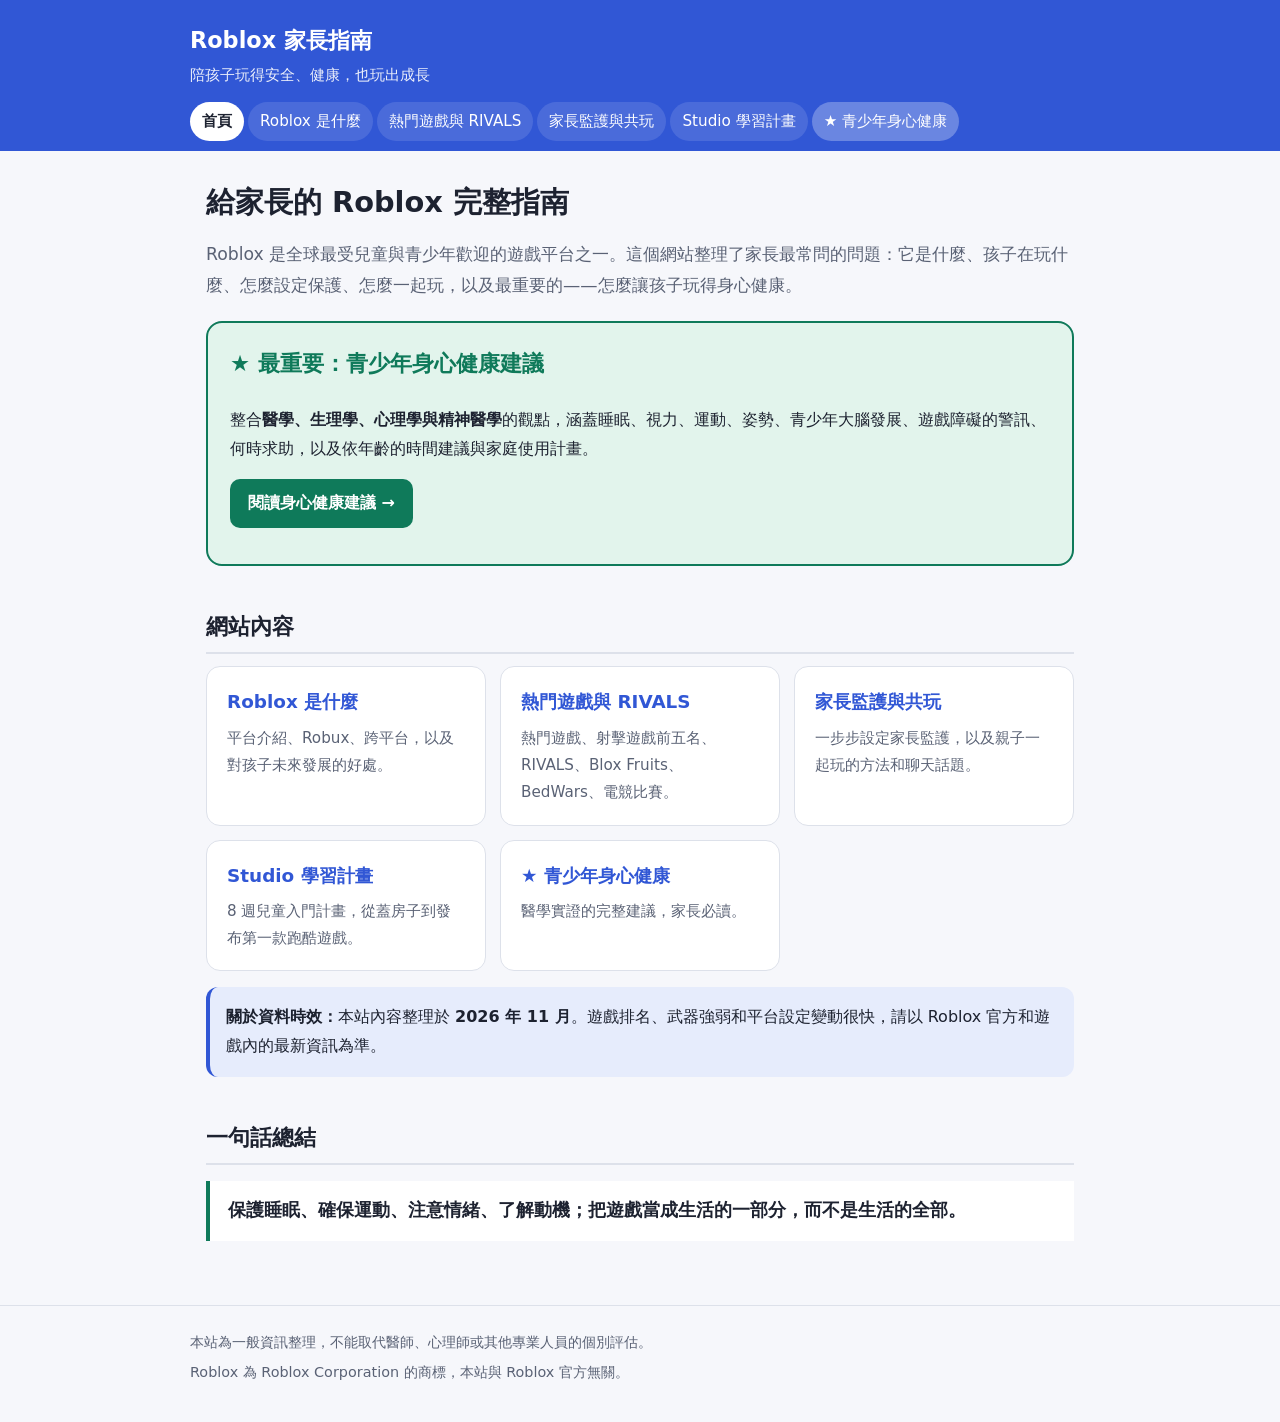
<file: index.html>
<!doctype html>
<html lang="zh-Hant">
<head>
<meta charset="utf-8">
<meta name="viewport" content="width=device-width, initial-scale=1">
<title>Roblox 家長指南</title>
<meta name="description" content="給家長的 Roblox 完整指南：平台介紹、熱門遊戲、家長監護設定、親子共玩、Roblox Studio 學習計畫，以及依據醫學與心理學整理的青少年身心健康建議。">
<meta property="og:type" content="website">
<meta property="og:site_name" content="Roblox 家長指南">
<meta property="og:title" content="Roblox 家長指南">
<meta property="og:description" content="給家長的 Roblox 完整指南：平台介紹、熱門遊戲、家長監護設定、親子共玩、Roblox Studio 學習計畫，以及依據醫學與心理學整理的青少年身心健康建議。">
<meta property="og:url" content="https://kuanyuhou.github.io/roblox-guide/">
<meta property="og:image" content="https://kuanyuhou.github.io/roblox-guide/og-image.png">
<meta property="og:image:width" content="1200">
<meta property="og:image:height" content="630">
<meta property="og:image:alt" content="Roblox 家長指南：陪孩子玩得安全、健康，也玩出成長">
<meta property="og:locale" content="zh_TW">
<meta name="twitter:card" content="summary_large_image">
<meta name="twitter:title" content="Roblox 家長指南">
<meta name="twitter:description" content="給家長的 Roblox 完整指南：平台介紹、熱門遊戲、家長監護設定、親子共玩、Roblox Studio 學習計畫，以及依據醫學與心理學整理的青少年身心健康建議。">
<meta name="twitter:image" content="https://kuanyuhou.github.io/roblox-guide/og-image.png">
<link rel="icon" href="favicon.ico?v=3" sizes="32x32">
<link rel="icon" href="favicon.svg?v=3" type="image/svg+xml">
<link rel="icon" href="favicon-32.png?v=3" type="image/png" sizes="32x32">
<link rel="icon" href="favicon-192.png?v=3" type="image/png" sizes="192x192">
<link rel="apple-touch-icon" href="apple-touch-icon.png?v=3">
<link rel="stylesheet" href="style.css">
</head>
<body>
<header class="site"><div class="inner">
  <a class="brand" href="index.html">Roblox 家長指南</a>
  <p>陪孩子玩得安全、健康，也玩出成長</p>
  <nav class="site">
    <a href="index.html" aria-current="page">首頁</a>
    <a href="what.html">Roblox 是什麼</a>
    <a href="games.html">熱門遊戲與 RIVALS</a>
    <a href="parents.html">家長監護與共玩</a>
    <a href="studio.html">Studio 學習計畫</a>
    <a href="health.html" class="health">★ 青少年身心健康</a>
  </nav>
</div></header>
<main>
  <h1>給家長的 Roblox 完整指南</h1>
  <p class="lead">Roblox 是全球最受兒童與青少年歡迎的遊戲平台之一。這個網站整理了家長最常問的問題：它是什麼、孩子在玩什麼、怎麼設定保護、怎麼一起玩，以及最重要的——怎麼讓孩子玩得身心健康。</p>

  <section class="feature">
    <h2>★ 最重要：青少年身心健康建議</h2>
    <p>整合<strong>醫學、生理學、心理學與精神醫學</strong>的觀點，涵蓋睡眠、視力、運動、姿勢、青少年大腦發展、遊戲障礙的警訊、何時求助，以及依年齡的時間建議與家庭使用計畫。</p>
    <p><a class="btn" href="health.html">閱讀身心健康建議 →</a></p>
  </section>

  <h2>網站內容</h2>
  <div class="grid">
    <a class="card" href="what.html"><h3>Roblox 是什麼</h3><p>平台介紹、Robux、跨平台，以及對孩子未來發展的好處。</p></a>
    <a class="card" href="games.html"><h3>熱門遊戲與 RIVALS</h3><p>熱門遊戲、射擊遊戲前五名、RIVALS、Blox Fruits、BedWars、電競比賽。</p></a>
    <a class="card" href="parents.html"><h3>家長監護與共玩</h3><p>一步步設定家長監護，以及親子一起玩的方法和聊天話題。</p></a>
    <a class="card" href="studio.html"><h3>Studio 學習計畫</h3><p>8 週兒童入門計畫，從蓋房子到發布第一款跑酷遊戲。</p></a>
    <a class="card" href="health.html"><h3>★ 青少年身心健康</h3><p>醫學實證的完整建議，家長必讀。</p></a>
  </div>

  <div class="note">
    <p><strong>關於資料時效：</strong>本站內容整理於 <strong>2026 年 11 月</strong>。遊戲排名、武器強弱和平台設定變動很快，請以 Roblox 官方和遊戲內的最新資訊為準。</p>
  </div>

  <h2>一句話總結</h2>
  <blockquote>保護睡眠、確保運動、注意情緒、了解動機；把遊戲當成生活的一部分，而不是生活的全部。</blockquote>
</main>
<footer><div class="inner">
  <p>本站為一般資訊整理，不能取代醫師、心理師或其他專業人員的個別評估。</p>
  <p>Roblox 為 Roblox Corporation 的商標，本站與 Roblox 官方無關。</p>
</div></footer>
</body>
</html>
</file>
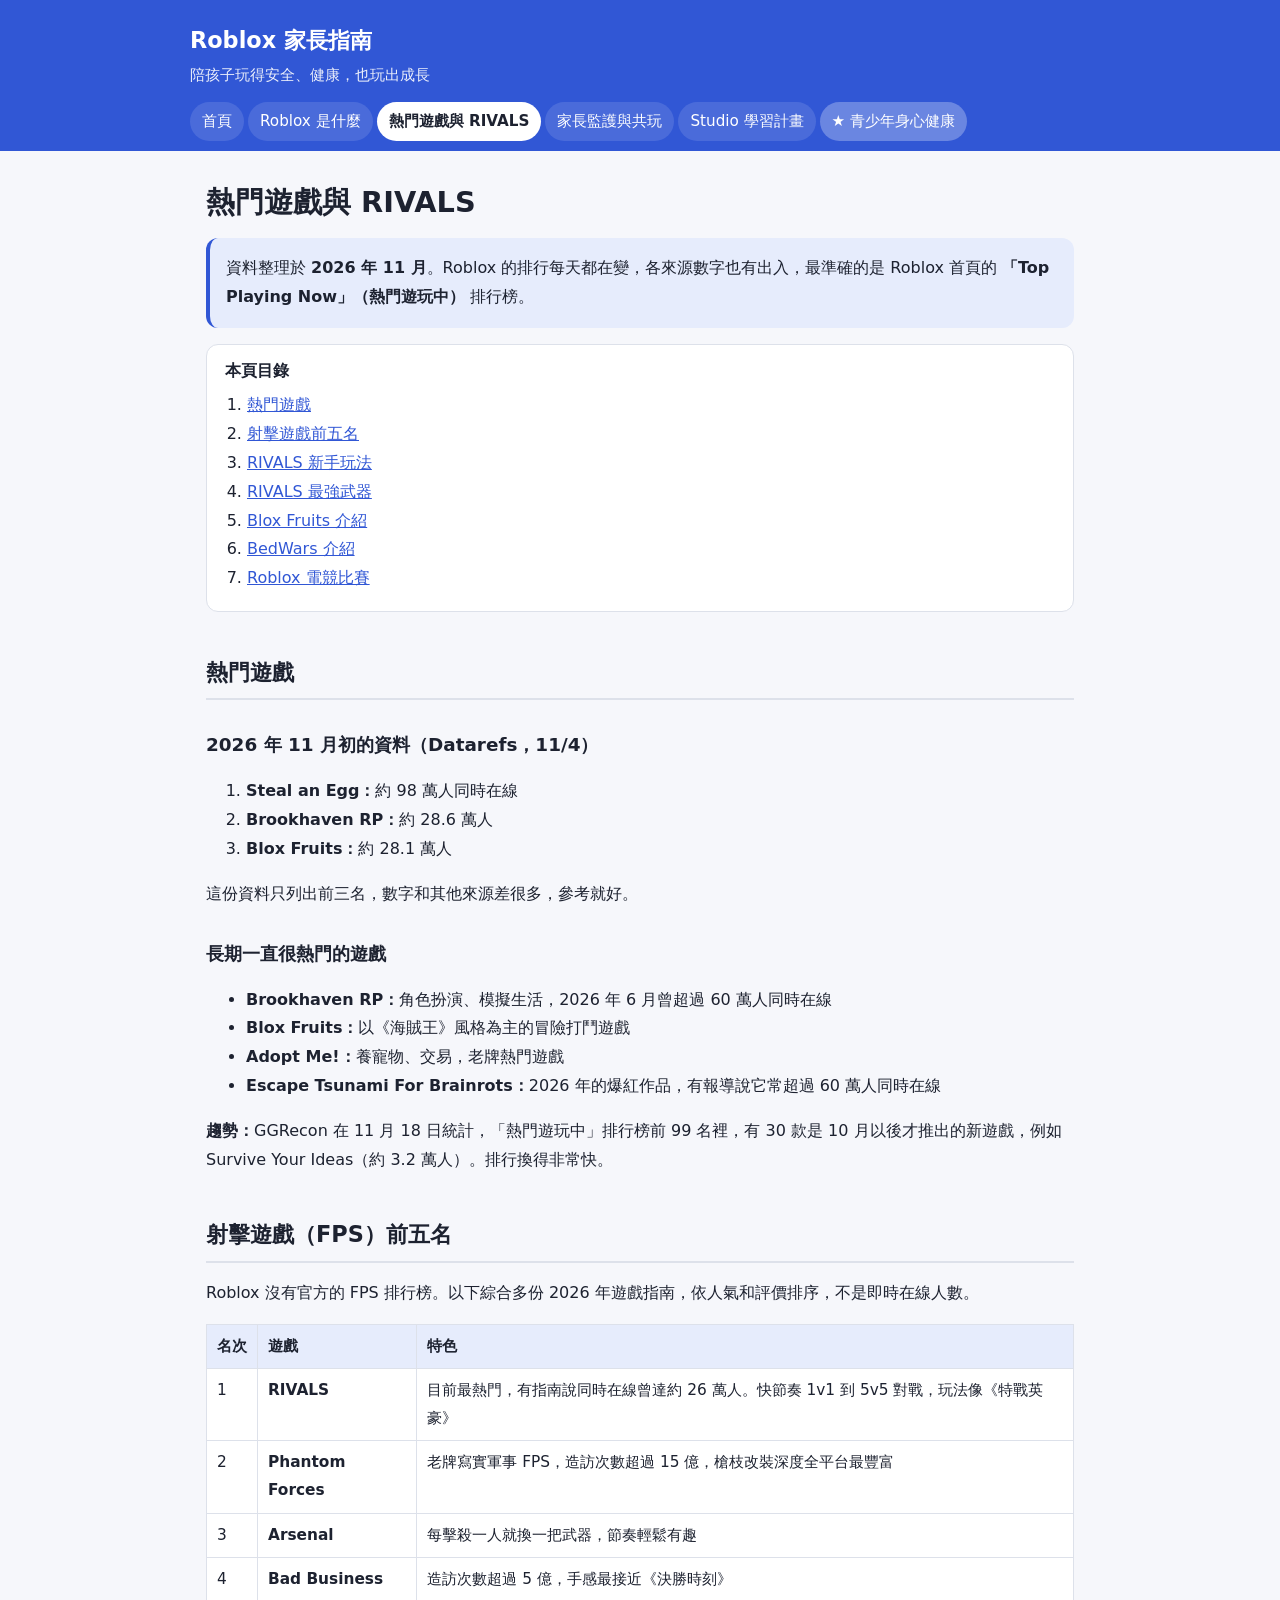
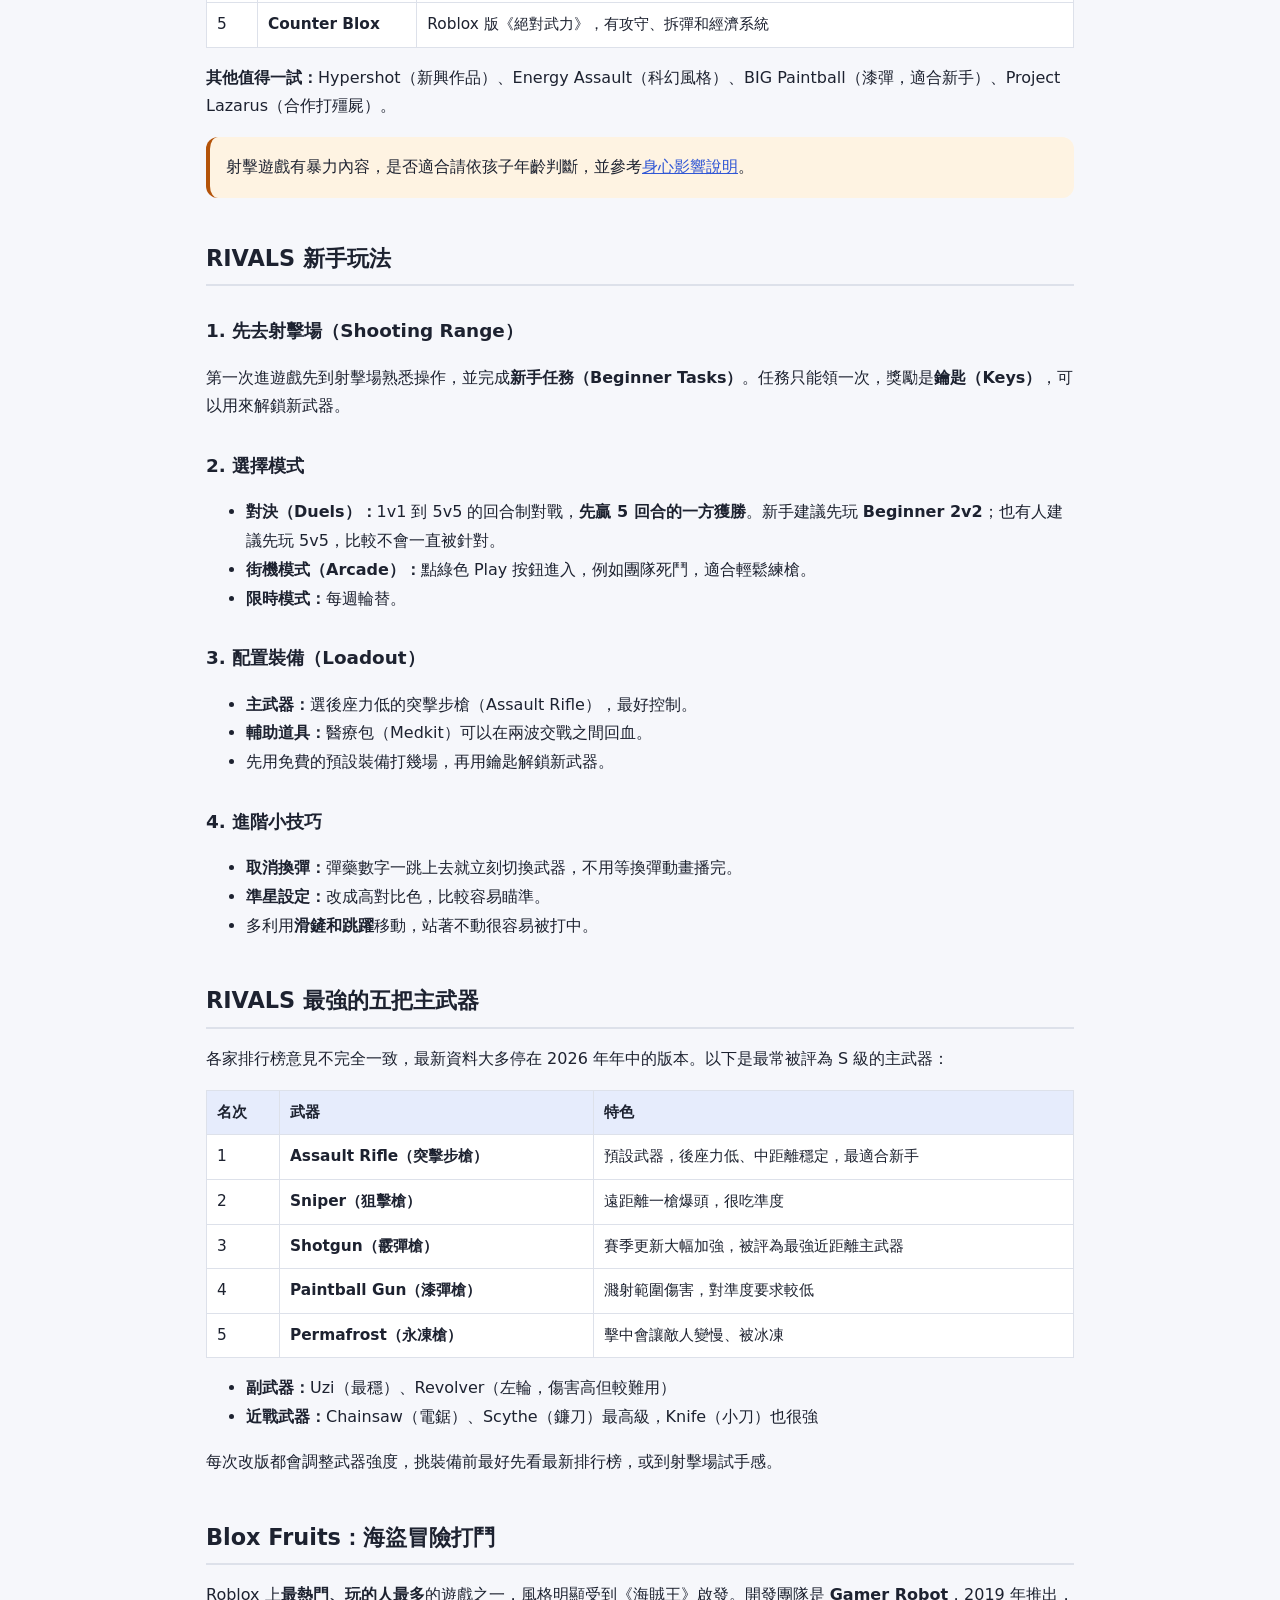
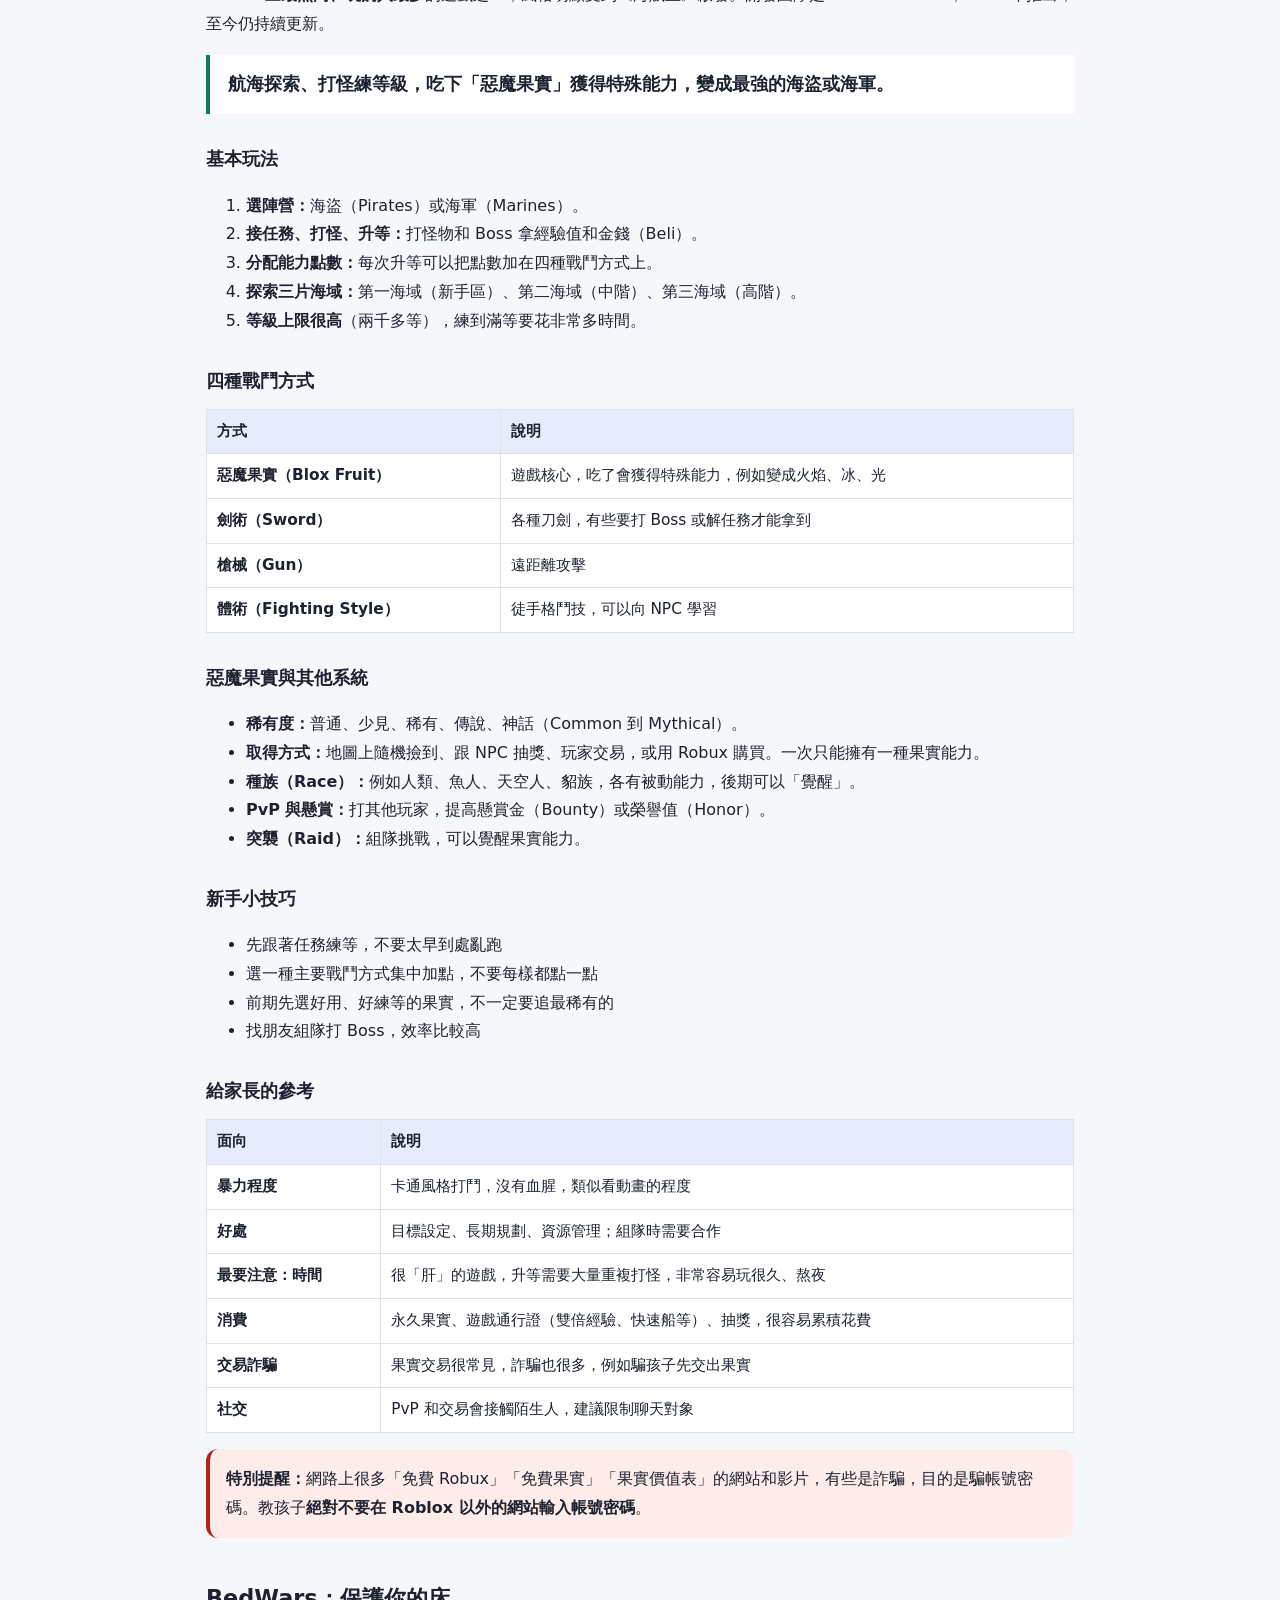
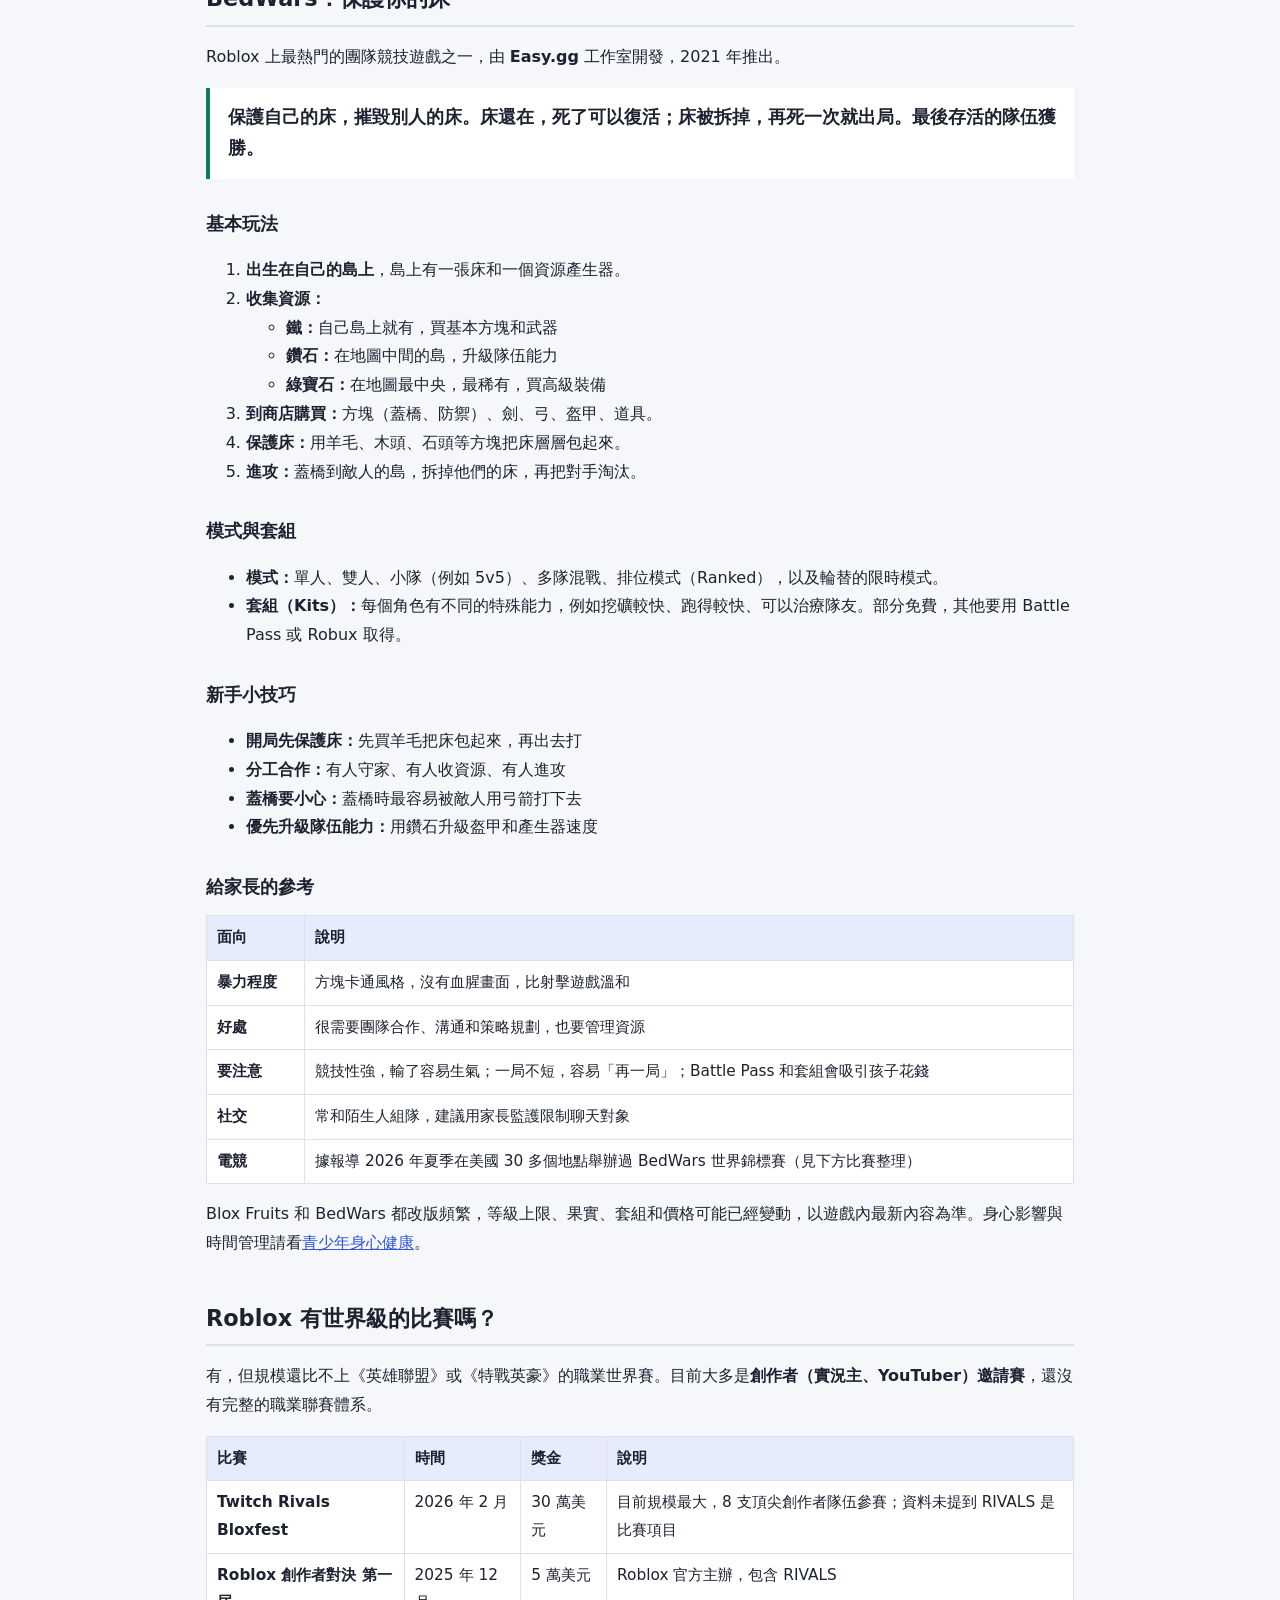
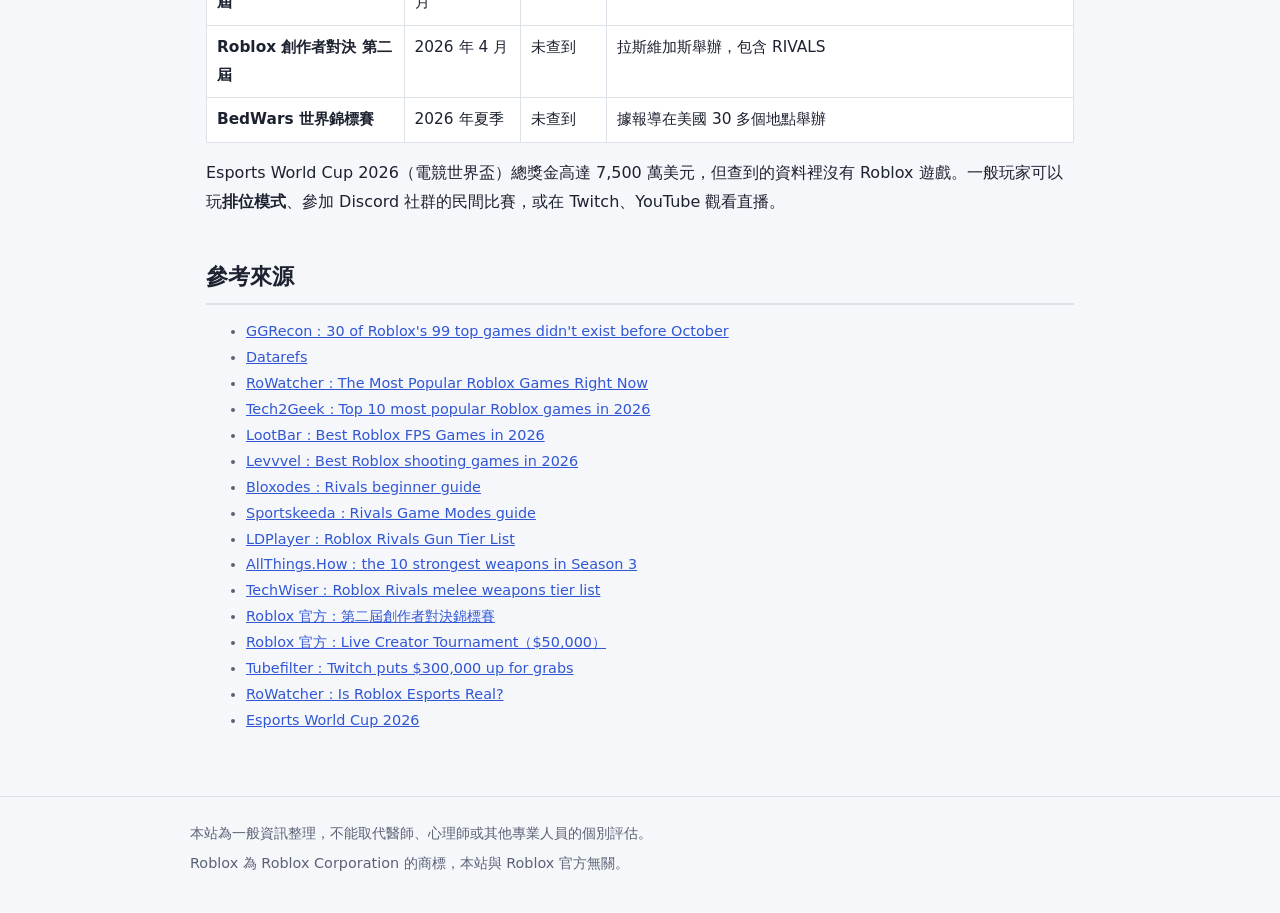
<file: games.html>
<!doctype html>
<html lang="zh-Hant">
<head>
<meta charset="utf-8">
<meta name="viewport" content="width=device-width, initial-scale=1">
<title>熱門遊戲與 RIVALS</title>
<meta name="description" content="Roblox 熱門遊戲、射擊遊戲前五名、RIVALS 新手玩法與最強武器、Blox Fruits 與 BedWars 介紹，以及 Roblox 電競比賽整理（2026 年 11 月）。">
<meta property="og:type" content="website">
<meta property="og:site_name" content="Roblox 家長指南">
<meta property="og:title" content="熱門遊戲與 RIVALS｜Roblox 家長指南">
<meta property="og:description" content="Roblox 熱門遊戲、射擊遊戲前五名、RIVALS 新手玩法與最強武器、Blox Fruits 與 BedWars 介紹，以及 Roblox 電競比賽整理（2026 年 11 月）。">
<meta property="og:url" content="https://kuanyuhou.github.io/roblox-guide/games.html">
<meta property="og:image" content="https://kuanyuhou.github.io/roblox-guide/og-image.png">
<meta property="og:image:width" content="1200">
<meta property="og:image:height" content="630">
<meta property="og:image:alt" content="Roblox 家長指南：陪孩子玩得安全、健康，也玩出成長">
<meta property="og:locale" content="zh_TW">
<meta name="twitter:card" content="summary_large_image">
<meta name="twitter:title" content="熱門遊戲與 RIVALS｜Roblox 家長指南">
<meta name="twitter:description" content="Roblox 熱門遊戲、射擊遊戲前五名、RIVALS 新手玩法與最強武器、Blox Fruits 與 BedWars 介紹，以及 Roblox 電競比賽整理（2026 年 11 月）。">
<meta name="twitter:image" content="https://kuanyuhou.github.io/roblox-guide/og-image.png">
<link rel="icon" href="favicon.ico?v=3" sizes="32x32">
<link rel="icon" href="favicon.svg?v=3" type="image/svg+xml">
<link rel="icon" href="favicon-32.png?v=3" type="image/png" sizes="32x32">
<link rel="icon" href="favicon-192.png?v=3" type="image/png" sizes="192x192">
<link rel="apple-touch-icon" href="apple-touch-icon.png?v=3">
<link rel="stylesheet" href="style.css">
</head>
<body>
<header class="site"><div class="inner">
  <a class="brand" href="index.html">Roblox 家長指南</a>
  <p>陪孩子玩得安全、健康，也玩出成長</p>
  <nav class="site">
    <a href="index.html">首頁</a>
    <a href="what.html">Roblox 是什麼</a>
    <a href="games.html" aria-current="page">熱門遊戲與 RIVALS</a>
    <a href="parents.html">家長監護與共玩</a>
    <a href="studio.html">Studio 學習計畫</a>
    <a href="health.html" class="health">★ 青少年身心健康</a>
  </nav>
</div></header>
<main>
  <h1>熱門遊戲與 RIVALS</h1>
  <div class="note"><p>資料整理於 <strong>2026 年 11 月</strong>。Roblox 的排行每天都在變，各來源數字也有出入，最準確的是 Roblox 首頁的 <strong>「Top Playing Now」（熱門遊玩中）</strong> 排行榜。</p></div>

  <nav class="toc" aria-label="本頁目錄">
    <strong>本頁目錄</strong>
    <ol>
      <li><a href="#popular">熱門遊戲</a></li>
      <li><a href="#fps">射擊遊戲前五名</a></li>
      <li><a href="#rivals">RIVALS 新手玩法</a></li>
      <li><a href="#weapons">RIVALS 最強武器</a></li>
      <li><a href="#bloxfruits">Blox Fruits 介紹</a></li>
      <li><a href="#bedwars">BedWars 介紹</a></li>
      <li><a href="#esports">Roblox 電競比賽</a></li>
    </ol>
  </nav>

  <h2 id="popular">熱門遊戲</h2>
  <h3>2026 年 11 月初的資料（Datarefs，11/4）</h3>
  <ol>
    <li><strong>Steal an Egg：</strong>約 98 萬人同時在線</li>
    <li><strong>Brookhaven RP：</strong>約 28.6 萬人</li>
    <li><strong>Blox Fruits：</strong>約 28.1 萬人</li>
  </ol>
  <p>這份資料只列出前三名，數字和其他來源差很多，參考就好。</p>
  <h3>長期一直很熱門的遊戲</h3>
  <ul>
    <li><strong>Brookhaven RP：</strong>角色扮演、模擬生活，2026 年 6 月曾超過 60 萬人同時在線</li>
    <li><strong>Blox Fruits：</strong>以《海賊王》風格為主的冒險打鬥遊戲</li>
    <li><strong>Adopt Me!：</strong>養寵物、交易，老牌熱門遊戲</li>
    <li><strong>Escape Tsunami For Brainrots：</strong>2026 年的爆紅作品，有報導說它常超過 60 萬人同時在線</li>
  </ul>
  <p><strong>趨勢：</strong>GGRecon 在 11 月 18 日統計，「熱門遊玩中」排行榜前 99 名裡，有 30 款是 10 月以後才推出的新遊戲，例如 Survive Your Ideas（約 3.2 萬人）。排行換得非常快。</p>

  <h2 id="fps">射擊遊戲（FPS）前五名</h2>
  <p>Roblox 沒有官方的 FPS 排行榜。以下綜合多份 2026 年遊戲指南，依人氣和評價排序，不是即時在線人數。</p>
  <div class="table-wrap"><table>
    <thead><tr><th>名次</th><th>遊戲</th><th>特色</th></tr></thead>
    <tbody>
      <tr><td>1</td><td><strong>RIVALS</strong></td><td>目前最熱門，有指南說同時在線曾達約 26 萬人。快節奏 1v1 到 5v5 對戰，玩法像《特戰英豪》</td></tr>
      <tr><td>2</td><td><strong>Phantom Forces</strong></td><td>老牌寫實軍事 FPS，造訪次數超過 15 億，槍枝改裝深度全平台最豐富</td></tr>
      <tr><td>3</td><td><strong>Arsenal</strong></td><td>每擊殺一人就換一把武器，節奏輕鬆有趣</td></tr>
      <tr><td>4</td><td><strong>Bad Business</strong></td><td>造訪次數超過 5 億，手感最接近《決勝時刻》</td></tr>
      <tr><td>5</td><td><strong>Counter Blox</strong></td><td>Roblox 版《絕對武力》，有攻守、拆彈和經濟系統</td></tr>
    </tbody>
  </table></div>
  <p><strong>其他值得一試：</strong>Hypershot（新興作品）、Energy Assault（科幻風格）、BIG Paintball（漆彈，適合新手）、Project Lazarus（合作打殭屍）。</p>
  <div class="warn"><p>射擊遊戲有暴力內容，是否適合請依孩子年齡判斷，並參考<a href="health.html#effects">身心影響說明</a>。</p></div>

  <h2 id="rivals">RIVALS 新手玩法</h2>
  <h3>1. 先去射擊場（Shooting Range）</h3>
  <p>第一次進遊戲先到射擊場熟悉操作，並完成<strong>新手任務（Beginner Tasks）</strong>。任務只能領一次，獎勵是<strong>鑰匙（Keys）</strong>，可以用來解鎖新武器。</p>
  <h3>2. 選擇模式</h3>
  <ul>
    <li><strong>對決（Duels）：</strong>1v1 到 5v5 的回合制對戰，<strong>先贏 5 回合的一方獲勝</strong>。新手建議先玩 <strong>Beginner 2v2</strong>；也有人建議先玩 5v5，比較不會一直被針對。</li>
    <li><strong>街機模式（Arcade）：</strong>點綠色 Play 按鈕進入，例如團隊死鬥，適合輕鬆練槍。</li>
    <li><strong>限時模式：</strong>每週輪替。</li>
  </ul>
  <h3>3. 配置裝備（Loadout）</h3>
  <ul>
    <li><strong>主武器：</strong>選後座力低的突擊步槍（Assault Rifle），最好控制。</li>
    <li><strong>輔助道具：</strong>醫療包（Medkit）可以在兩波交戰之間回血。</li>
    <li>先用免費的預設裝備打幾場，再用鑰匙解鎖新武器。</li>
  </ul>
  <h3>4. 進階小技巧</h3>
  <ul>
    <li><strong>取消換彈：</strong>彈藥數字一跳上去就立刻切換武器，不用等換彈動畫播完。</li>
    <li><strong>準星設定：</strong>改成高對比色，比較容易瞄準。</li>
    <li>多利用<strong>滑鏟和跳躍</strong>移動，站著不動很容易被打中。</li>
  </ul>

  <h2 id="weapons">RIVALS 最強的五把主武器</h2>
  <p>各家排行榜意見不完全一致，最新資料大多停在 2026 年年中的版本。以下是最常被評為 S 級的主武器：</p>
  <div class="table-wrap"><table>
    <thead><tr><th>名次</th><th>武器</th><th>特色</th></tr></thead>
    <tbody>
      <tr><td>1</td><td><strong>Assault Rifle（突擊步槍）</strong></td><td>預設武器，後座力低、中距離穩定，最適合新手</td></tr>
      <tr><td>2</td><td><strong>Sniper（狙擊槍）</strong></td><td>遠距離一槍爆頭，很吃準度</td></tr>
      <tr><td>3</td><td><strong>Shotgun（霰彈槍）</strong></td><td>賽季更新大幅加強，被評為最強近距離主武器</td></tr>
      <tr><td>4</td><td><strong>Paintball Gun（漆彈槍）</strong></td><td>濺射範圍傷害，對準度要求較低</td></tr>
      <tr><td>5</td><td><strong>Permafrost（永凍槍）</strong></td><td>擊中會讓敵人變慢、被冰凍</td></tr>
    </tbody>
  </table></div>
  <ul>
    <li><strong>副武器：</strong>Uzi（最穩）、Revolver（左輪，傷害高但較難用）</li>
    <li><strong>近戰武器：</strong>Chainsaw（電鋸）、Scythe（鐮刀）最高級，Knife（小刀）也很強</li>
  </ul>
  <p>每次改版都會調整武器強度，挑裝備前最好先看最新排行榜，或到射擊場試手感。</p>

  <h2 id="bloxfruits">Blox Fruits：海盜冒險打鬥</h2>
  <p>Roblox 上<strong>最熱門、玩的人最多</strong>的遊戲之一，風格明顯受到《海賊王》啟發。開發團隊是 <strong>Gamer Robot</strong>，2019 年推出，至今仍持續更新。</p>
  <blockquote>航海探索、打怪練等級，吃下「惡魔果實」獲得特殊能力，變成最強的海盜或海軍。</blockquote>

  <h3>基本玩法</h3>
  <ol>
    <li><strong>選陣營：</strong>海盜（Pirates）或海軍（Marines）。</li>
    <li><strong>接任務、打怪、升等：</strong>打怪物和 Boss 拿經驗值和金錢（Beli）。</li>
    <li><strong>分配能力點數：</strong>每次升等可以把點數加在四種戰鬥方式上。</li>
    <li><strong>探索三片海域：</strong>第一海域（新手區）、第二海域（中階）、第三海域（高階）。</li>
    <li><strong>等級上限很高</strong>（兩千多等），練到滿等要花非常多時間。</li>
  </ol>

  <h3>四種戰鬥方式</h3>
  <div class="table-wrap"><table>
    <thead><tr><th>方式</th><th>說明</th></tr></thead>
    <tbody>
      <tr><td><strong>惡魔果實（Blox Fruit）</strong></td><td>遊戲核心，吃了會獲得特殊能力，例如變成火焰、冰、光</td></tr>
      <tr><td><strong>劍術（Sword）</strong></td><td>各種刀劍，有些要打 Boss 或解任務才能拿到</td></tr>
      <tr><td><strong>槍械（Gun）</strong></td><td>遠距離攻擊</td></tr>
      <tr><td><strong>體術（Fighting Style）</strong></td><td>徒手格鬥技，可以向 NPC 學習</td></tr>
    </tbody>
  </table></div>

  <h3>惡魔果實與其他系統</h3>
  <ul>
    <li><strong>稀有度：</strong>普通、少見、稀有、傳說、神話（Common 到 Mythical）。</li>
    <li><strong>取得方式：</strong>地圖上隨機撿到、跟 NPC 抽獎、玩家交易，或用 Robux 購買。一次只能擁有一種果實能力。</li>
    <li><strong>種族（Race）：</strong>例如人類、魚人、天空人、貂族，各有被動能力，後期可以「覺醒」。</li>
    <li><strong>PvP 與懸賞：</strong>打其他玩家，提高懸賞金（Bounty）或榮譽值（Honor）。</li>
    <li><strong>突襲（Raid）：</strong>組隊挑戰，可以覺醒果實能力。</li>
  </ul>

  <h3>新手小技巧</h3>
  <ul>
    <li>先跟著任務練等，不要太早到處亂跑</li>
    <li>選一種主要戰鬥方式集中加點，不要每樣都點一點</li>
    <li>前期先選好用、好練等的果實，不一定要追最稀有的</li>
    <li>找朋友組隊打 Boss，效率比較高</li>
  </ul>

  <h3>給家長的參考</h3>
  <div class="table-wrap"><table>
    <thead><tr><th>面向</th><th>說明</th></tr></thead>
    <tbody>
      <tr><td><strong>暴力程度</strong></td><td>卡通風格打鬥，沒有血腥，類似看動畫的程度</td></tr>
      <tr><td><strong>好處</strong></td><td>目標設定、長期規劃、資源管理；組隊時需要合作</td></tr>
      <tr><td><strong>最要注意：時間</strong></td><td>很「肝」的遊戲，升等需要大量重複打怪，非常容易玩很久、熬夜</td></tr>
      <tr><td><strong>消費</strong></td><td>永久果實、遊戲通行證（雙倍經驗、快速船等）、抽獎，很容易累積花費</td></tr>
      <tr><td><strong>交易詐騙</strong></td><td>果實交易很常見，詐騙也很多，例如騙孩子先交出果實</td></tr>
      <tr><td><strong>社交</strong></td><td>PvP 和交易會接觸陌生人，建議限制聊天對象</td></tr>
    </tbody>
  </table></div>
  <div class="danger"><p><strong>特別提醒：</strong>網路上很多「免費 Robux」「免費果實」「果實價值表」的網站和影片，有些是詐騙，目的是騙帳號密碼。教孩子<strong>絕對不要在 Roblox 以外的網站輸入帳號密碼</strong>。</p></div>

  <h2 id="bedwars">BedWars：保護你的床</h2>
  <p>Roblox 上最熱門的團隊競技遊戲之一，由 <strong>Easy.gg</strong> 工作室開發，2021 年推出。</p>
  <blockquote>保護自己的床，摧毀別人的床。床還在，死了可以復活；床被拆掉，再死一次就出局。最後存活的隊伍獲勝。</blockquote>

  <h3>基本玩法</h3>
  <ol>
    <li><strong>出生在自己的島上</strong>，島上有一張床和一個資源產生器。</li>
    <li><strong>收集資源：</strong>
      <ul>
        <li><strong>鐵：</strong>自己島上就有，買基本方塊和武器</li>
        <li><strong>鑽石：</strong>在地圖中間的島，升級隊伍能力</li>
        <li><strong>綠寶石：</strong>在地圖最中央，最稀有，買高級裝備</li>
      </ul>
    </li>
    <li><strong>到商店購買：</strong>方塊（蓋橋、防禦）、劍、弓、盔甲、道具。</li>
    <li><strong>保護床：</strong>用羊毛、木頭、石頭等方塊把床層層包起來。</li>
    <li><strong>進攻：</strong>蓋橋到敵人的島，拆掉他們的床，再把對手淘汰。</li>
  </ol>

  <h3>模式與套組</h3>
  <ul>
    <li><strong>模式：</strong>單人、雙人、小隊（例如 5v5）、多隊混戰、排位模式（Ranked），以及輪替的限時模式。</li>
    <li><strong>套組（Kits）：</strong>每個角色有不同的特殊能力，例如挖礦較快、跑得較快、可以治療隊友。部分免費，其他要用 Battle Pass 或 Robux 取得。</li>
  </ul>

  <h3>新手小技巧</h3>
  <ul>
    <li><strong>開局先保護床：</strong>先買羊毛把床包起來，再出去打</li>
    <li><strong>分工合作：</strong>有人守家、有人收資源、有人進攻</li>
    <li><strong>蓋橋要小心：</strong>蓋橋時最容易被敵人用弓箭打下去</li>
    <li><strong>優先升級隊伍能力：</strong>用鑽石升級盔甲和產生器速度</li>
  </ul>

  <h3>給家長的參考</h3>
  <div class="table-wrap"><table>
    <thead><tr><th>面向</th><th>說明</th></tr></thead>
    <tbody>
      <tr><td><strong>暴力程度</strong></td><td>方塊卡通風格，沒有血腥畫面，比射擊遊戲溫和</td></tr>
      <tr><td><strong>好處</strong></td><td>很需要團隊合作、溝通和策略規劃，也要管理資源</td></tr>
      <tr><td><strong>要注意</strong></td><td>競技性強，輸了容易生氣；一局不短，容易「再一局」；Battle Pass 和套組會吸引孩子花錢</td></tr>
      <tr><td><strong>社交</strong></td><td>常和陌生人組隊，建議用家長監護限制聊天對象</td></tr>
      <tr><td><strong>電競</strong></td><td>據報導 2026 年夏季在美國 30 多個地點舉辦過 BedWars 世界錦標賽（見下方比賽整理）</td></tr>
    </tbody>
  </table></div>
  <p>Blox Fruits 和 BedWars 都改版頻繁，等級上限、果實、套組和價格可能已經變動，以遊戲內最新內容為準。身心影響與時間管理請看<a href="health.html">青少年身心健康</a>。</p>

  <h2 id="esports">Roblox 有世界級的比賽嗎？</h2>
  <p>有，但規模還比不上《英雄聯盟》或《特戰英豪》的職業世界賽。目前大多是<strong>創作者（實況主、YouTuber）邀請賽</strong>，還沒有完整的職業聯賽體系。</p>
  <div class="table-wrap"><table>
    <thead><tr><th>比賽</th><th>時間</th><th>獎金</th><th>說明</th></tr></thead>
    <tbody>
      <tr><td><strong>Twitch Rivals Bloxfest</strong></td><td>2026 年 2 月</td><td>30 萬美元</td><td>目前規模最大，8 支頂尖創作者隊伍參賽；資料未提到 RIVALS 是比賽項目</td></tr>
      <tr><td><strong>Roblox 創作者對決 第一屆</strong></td><td>2025 年 12 月</td><td>5 萬美元</td><td>Roblox 官方主辦，包含 RIVALS</td></tr>
      <tr><td><strong>Roblox 創作者對決 第二屆</strong></td><td>2026 年 4 月</td><td>未查到</td><td>拉斯維加斯舉辦，包含 RIVALS</td></tr>
      <tr><td><strong>BedWars 世界錦標賽</strong></td><td>2026 年夏季</td><td>未查到</td><td>據報導在美國 30 多個地點舉辦</td></tr>
    </tbody>
  </table></div>
  <p>Esports World Cup 2026（電競世界盃）總獎金高達 7,500 萬美元，但查到的資料裡沒有 Roblox 遊戲。一般玩家可以玩<strong>排位模式</strong>、參加 Discord 社群的民間比賽，或在 Twitch、YouTube 觀看直播。</p>

  <h2>參考來源</h2>
  <ul class="sources">
    <li><a href="https://www.ggrecon.com/articles/roblox-top-games-didnt-exist-before-october/">GGRecon：30 of Roblox's 99 top games didn't exist before October</a></li>
    <li><a href="https://www.datarefs.com/?p=3220">Datarefs</a></li>
    <li><a href="https://rowatcher.com/news/the-most-popular-roblox-games-right-now-ranked-by-live-players">RoWatcher：The Most Popular Roblox Games Right Now</a></li>
    <li><a href="https://www.tech2geek.net/top-10-most-popular-roblox-games-in-2026-ranked">Tech2Geek：Top 10 most popular Roblox games in 2026</a></li>
    <li><a href="https://www.lootbar.com/blog/en/best-roblox-fps-games.html">LootBar：Best Roblox FPS Games in 2026</a></li>
    <li><a href="https://levvvel.com/best-roblox-shooting-games/">Levvvel：Best Roblox shooting games in 2026</a></li>
    <li><a href="https://bloxodes.com/articles/rivals-beginner-guide">Bloxodes：Rivals beginner guide</a></li>
    <li><a href="https://www.sportskeeda.com/roblox-news/rivals-game-modes-guide">Sportskeeda：Rivals Game Modes guide</a></li>
    <li><a href="https://www.ldplayer.net/blog/roblox-rivals-gun-tier-list.html">LDPlayer：Roblox Rivals Gun Tier List</a></li>
    <li><a href="https://allthings.how/roblox-rivals-the-10-strongest-weapons-in-season-3/">AllThings.How：the 10 strongest weapons in Season 3</a></li>
    <li><a href="https://techwiser.com/roblox-rivals-melee-weapons-tier-list/">TechWiser：Roblox Rivals melee weapons tier list</a></li>
    <li><a href="https://about.roblox.com/zh-hant/newsroom/2026/04/creator-showdown-tournament-vegas">Roblox 官方：第二屆創作者對決錦標賽</a></li>
    <li><a href="https://about.roblox.com/newsroom/2025/12/roblox-live-creator-tournament">Roblox 官方：Live Creator Tournament（$50,000）</a></li>
    <li><a href="https://www.tubefilter.com/2026/01/28/twitch-roblox-festival-bloxfest-rivals-prizes/">Tubefilter：Twitch puts $300,000 up for grabs</a></li>
    <li><a href="https://rowatcher.com/news/is-roblox-esports-real-inside-the-rise-of-competitive-rivals-bedwars-and-tsb">RoWatcher：Is Roblox Esports Real?</a></li>
    <li><a href="https://esportsworldcup.com/en/news/prize-pool-and-full-game-schedule">Esports World Cup 2026</a></li>
  </ul>
</main>
<footer><div class="inner">
  <p>本站為一般資訊整理，不能取代醫師、心理師或其他專業人員的個別評估。</p>
  <p>Roblox 為 Roblox Corporation 的商標，本站與 Roblox 官方無關。</p>
</div></footer>
</body>
</html>
</file>
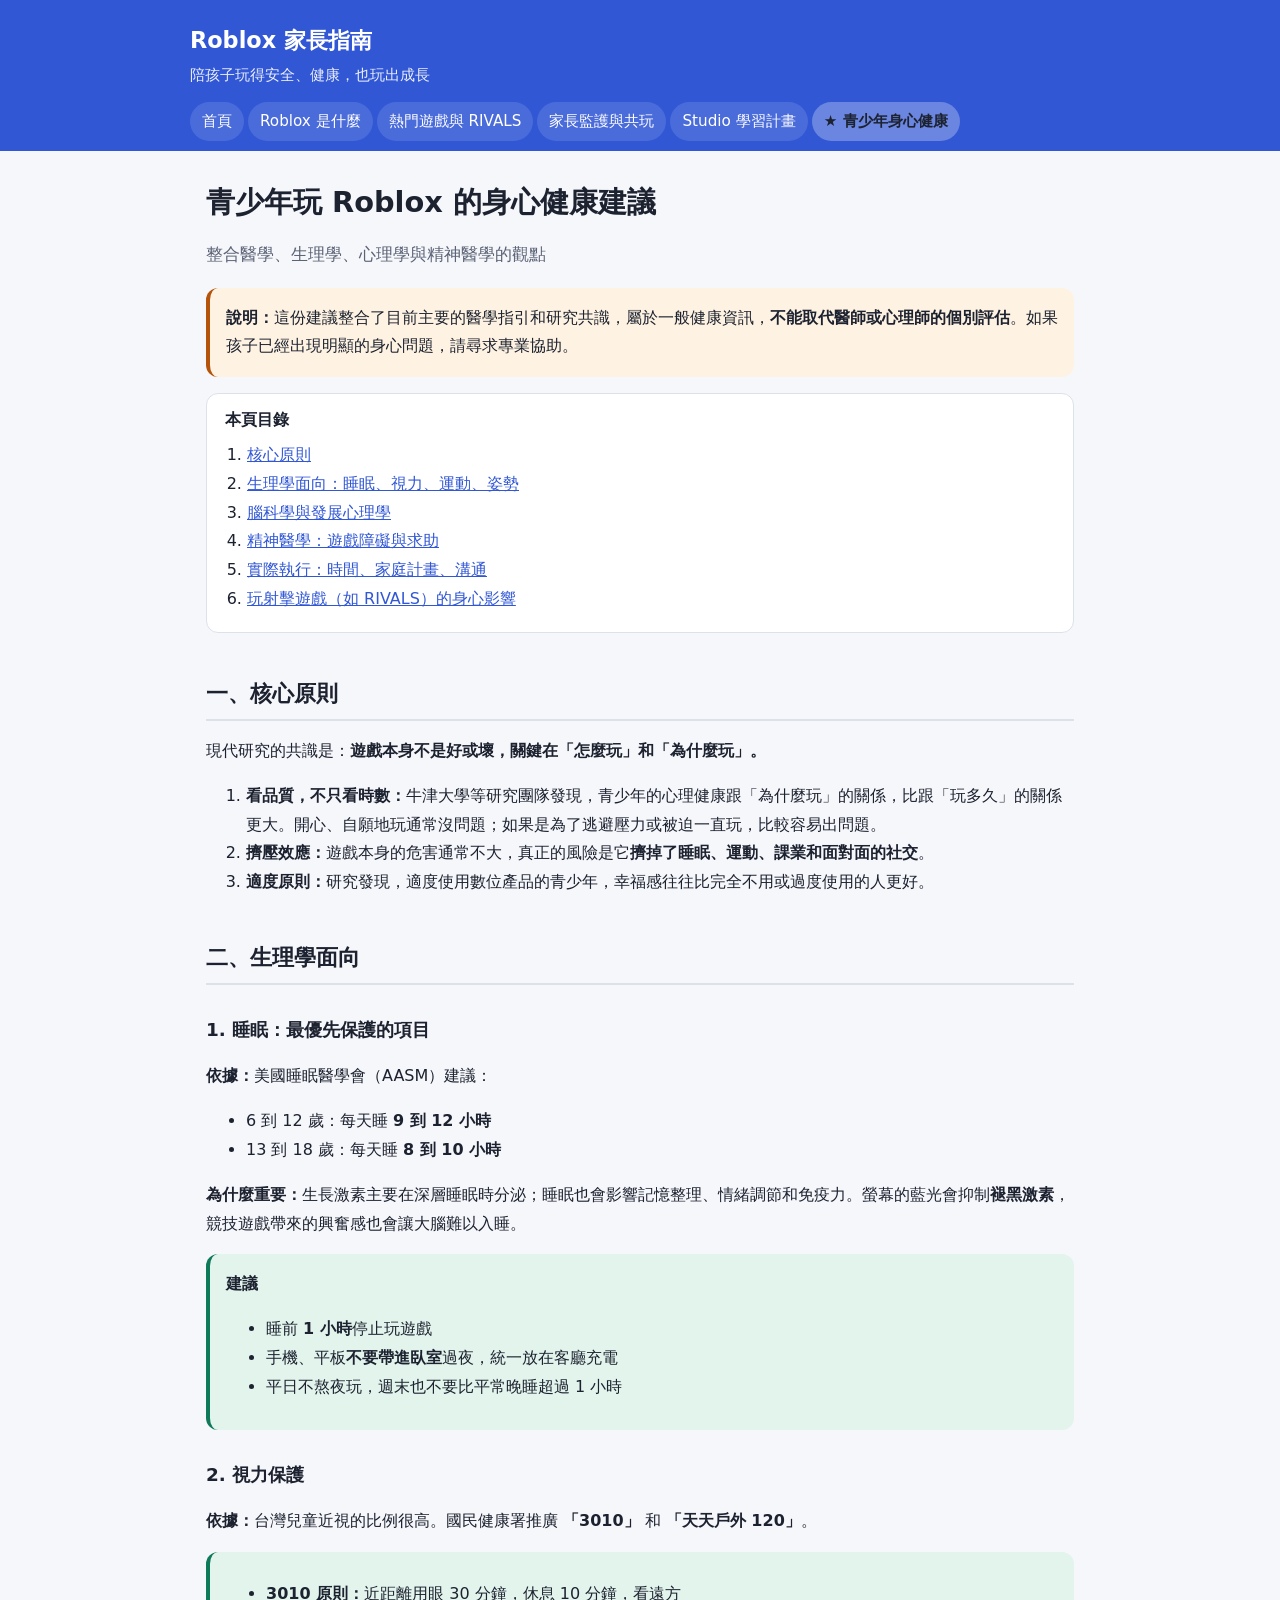
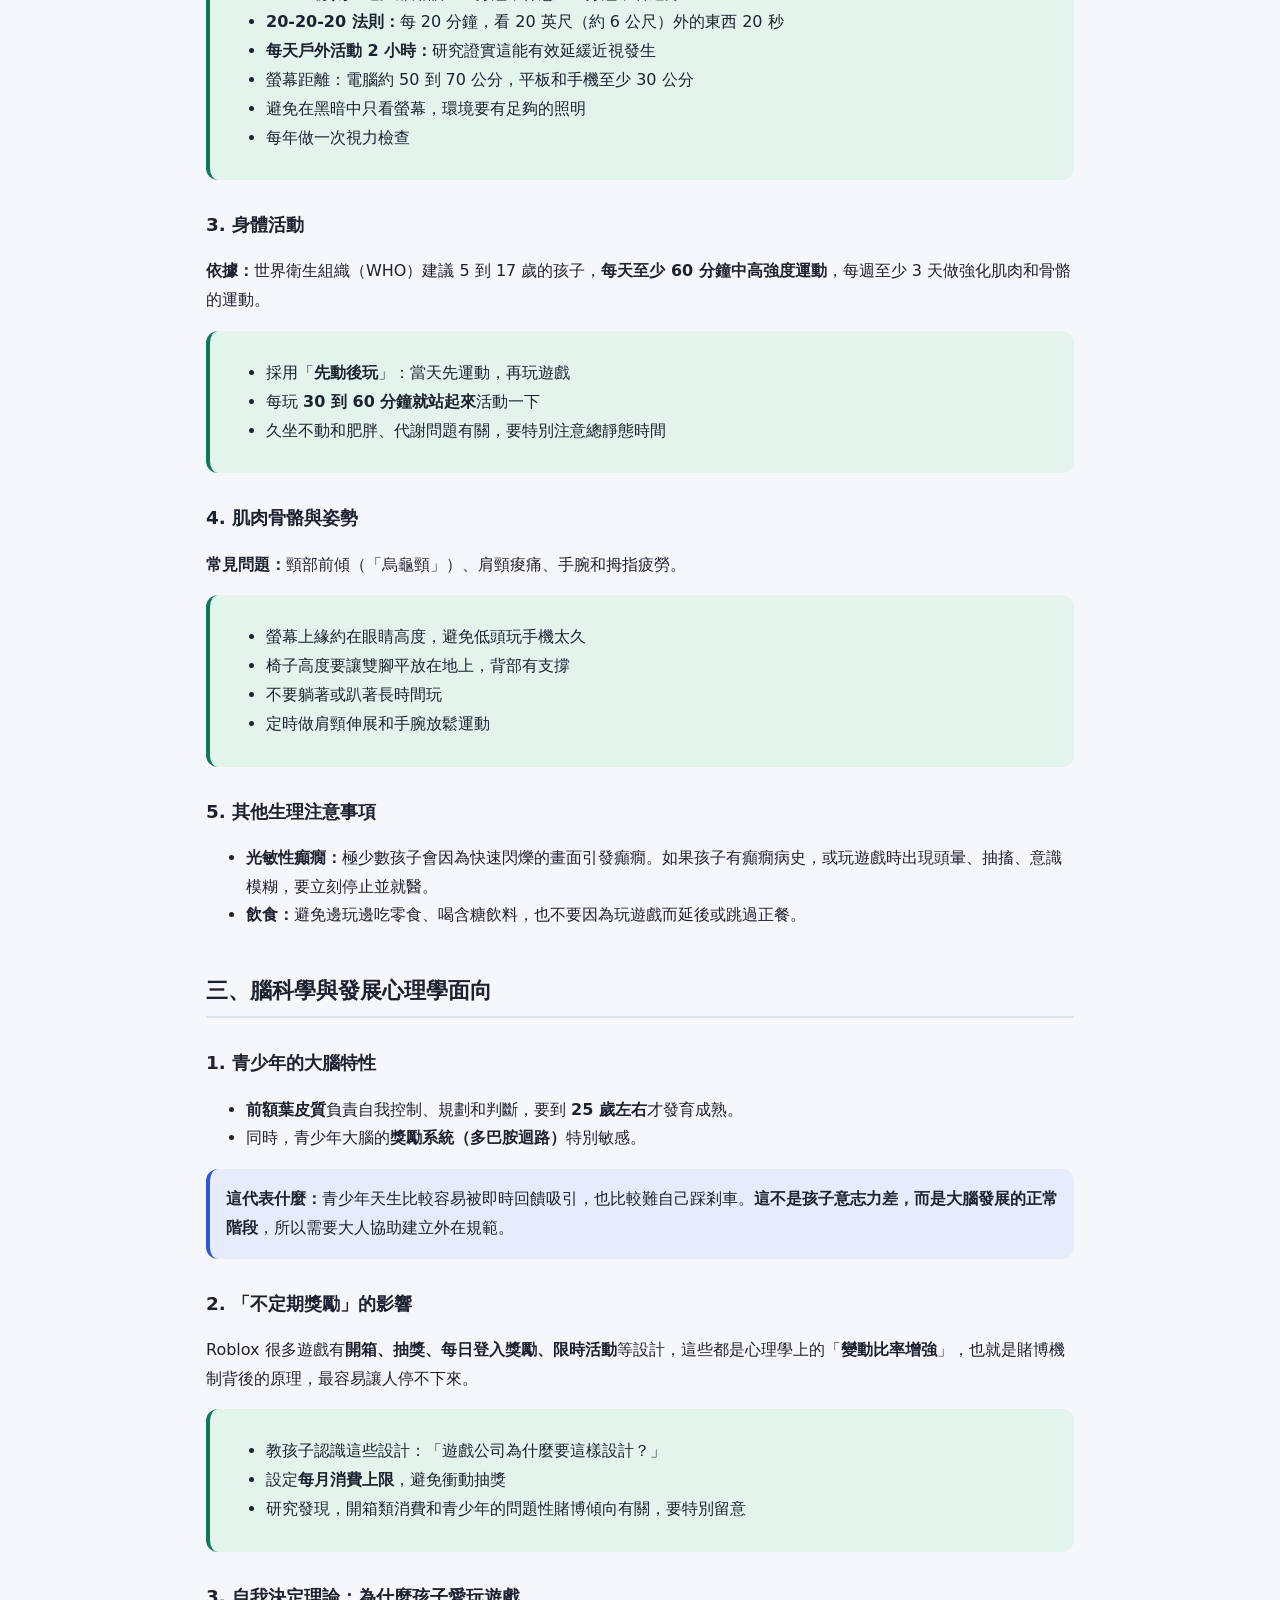
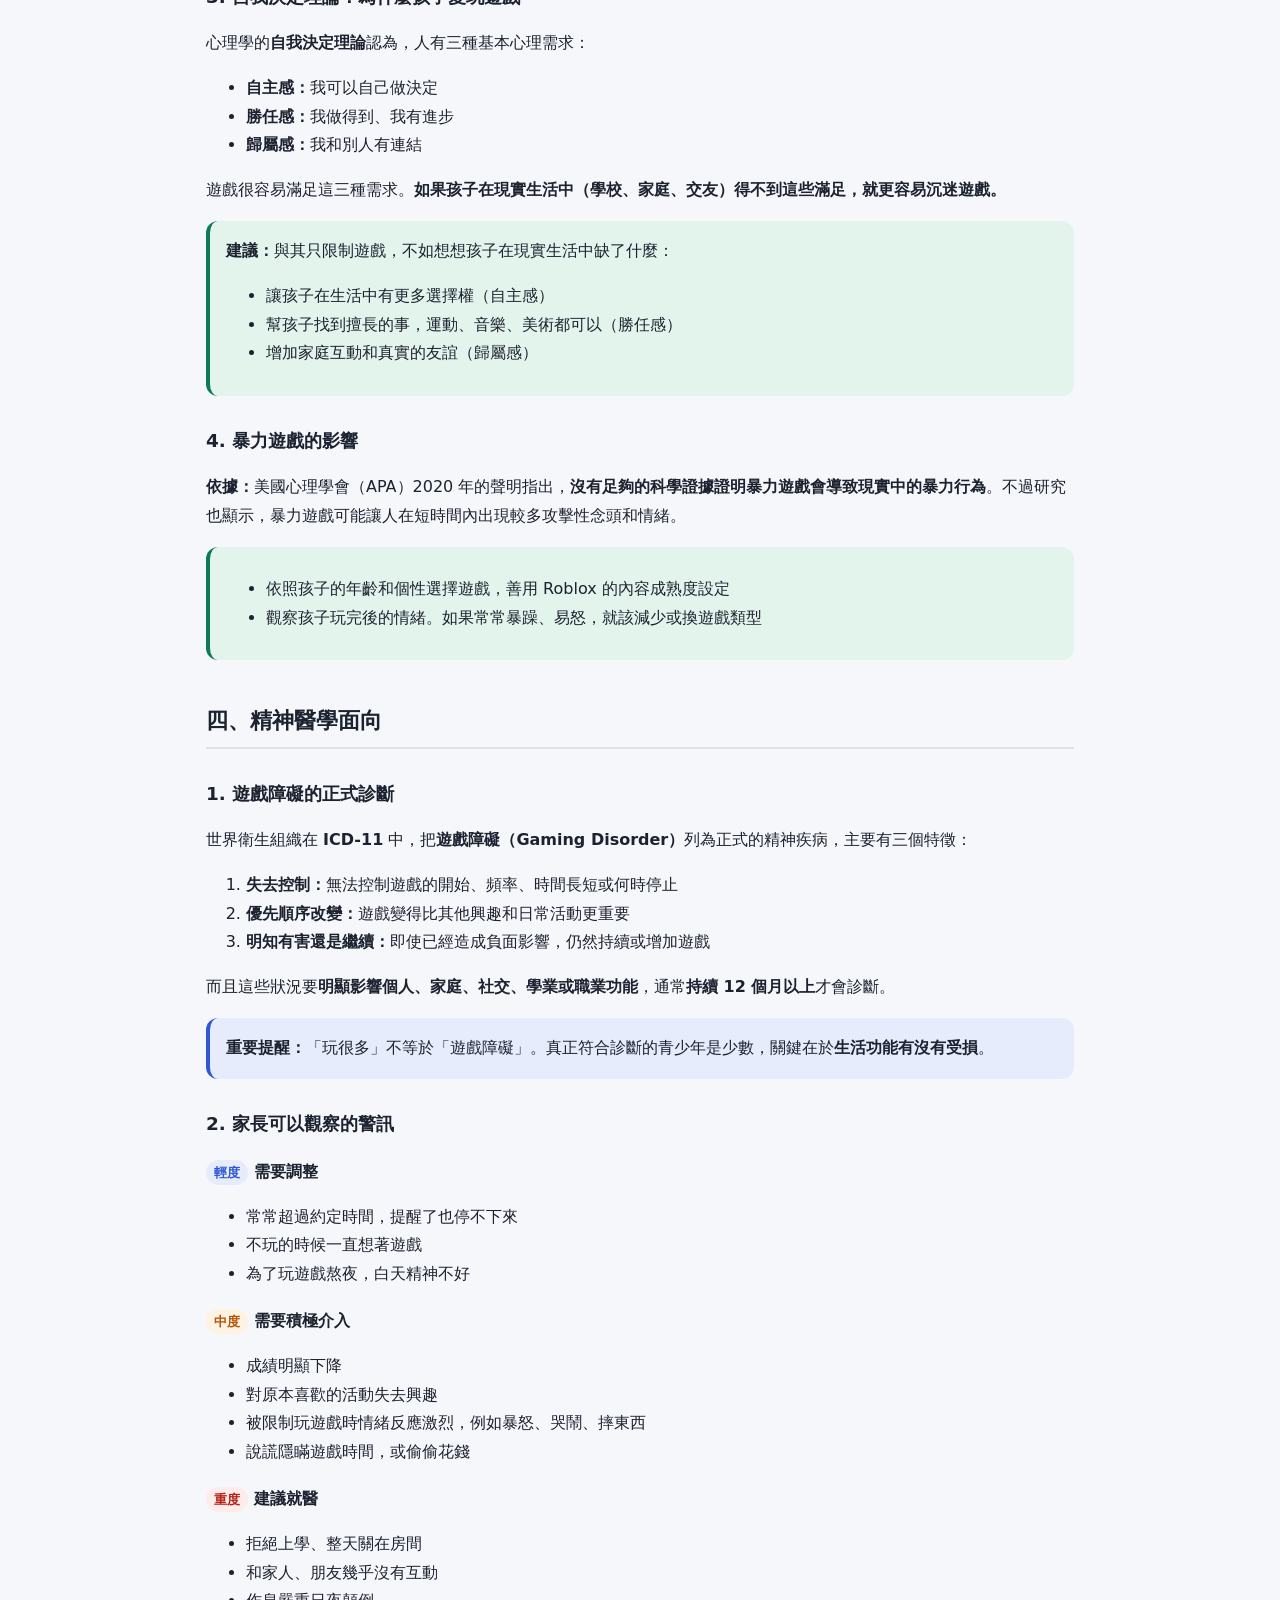
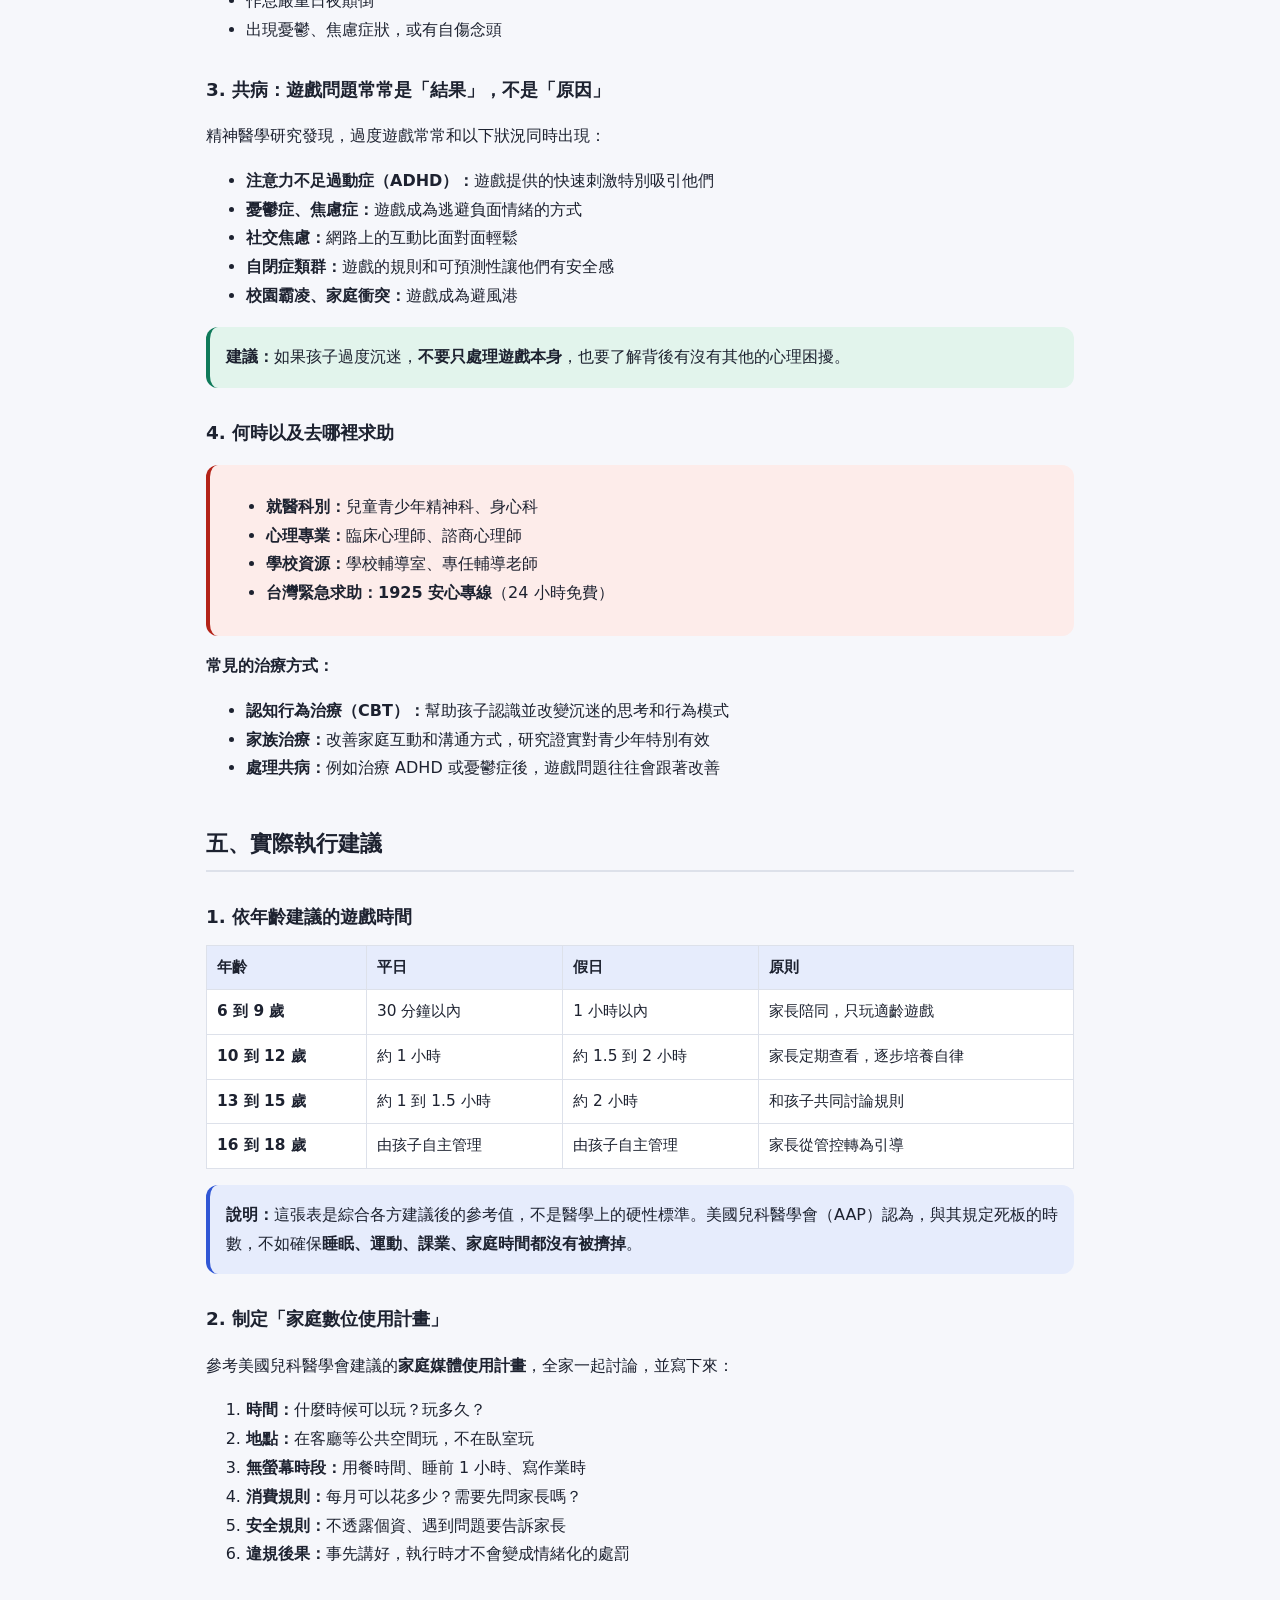
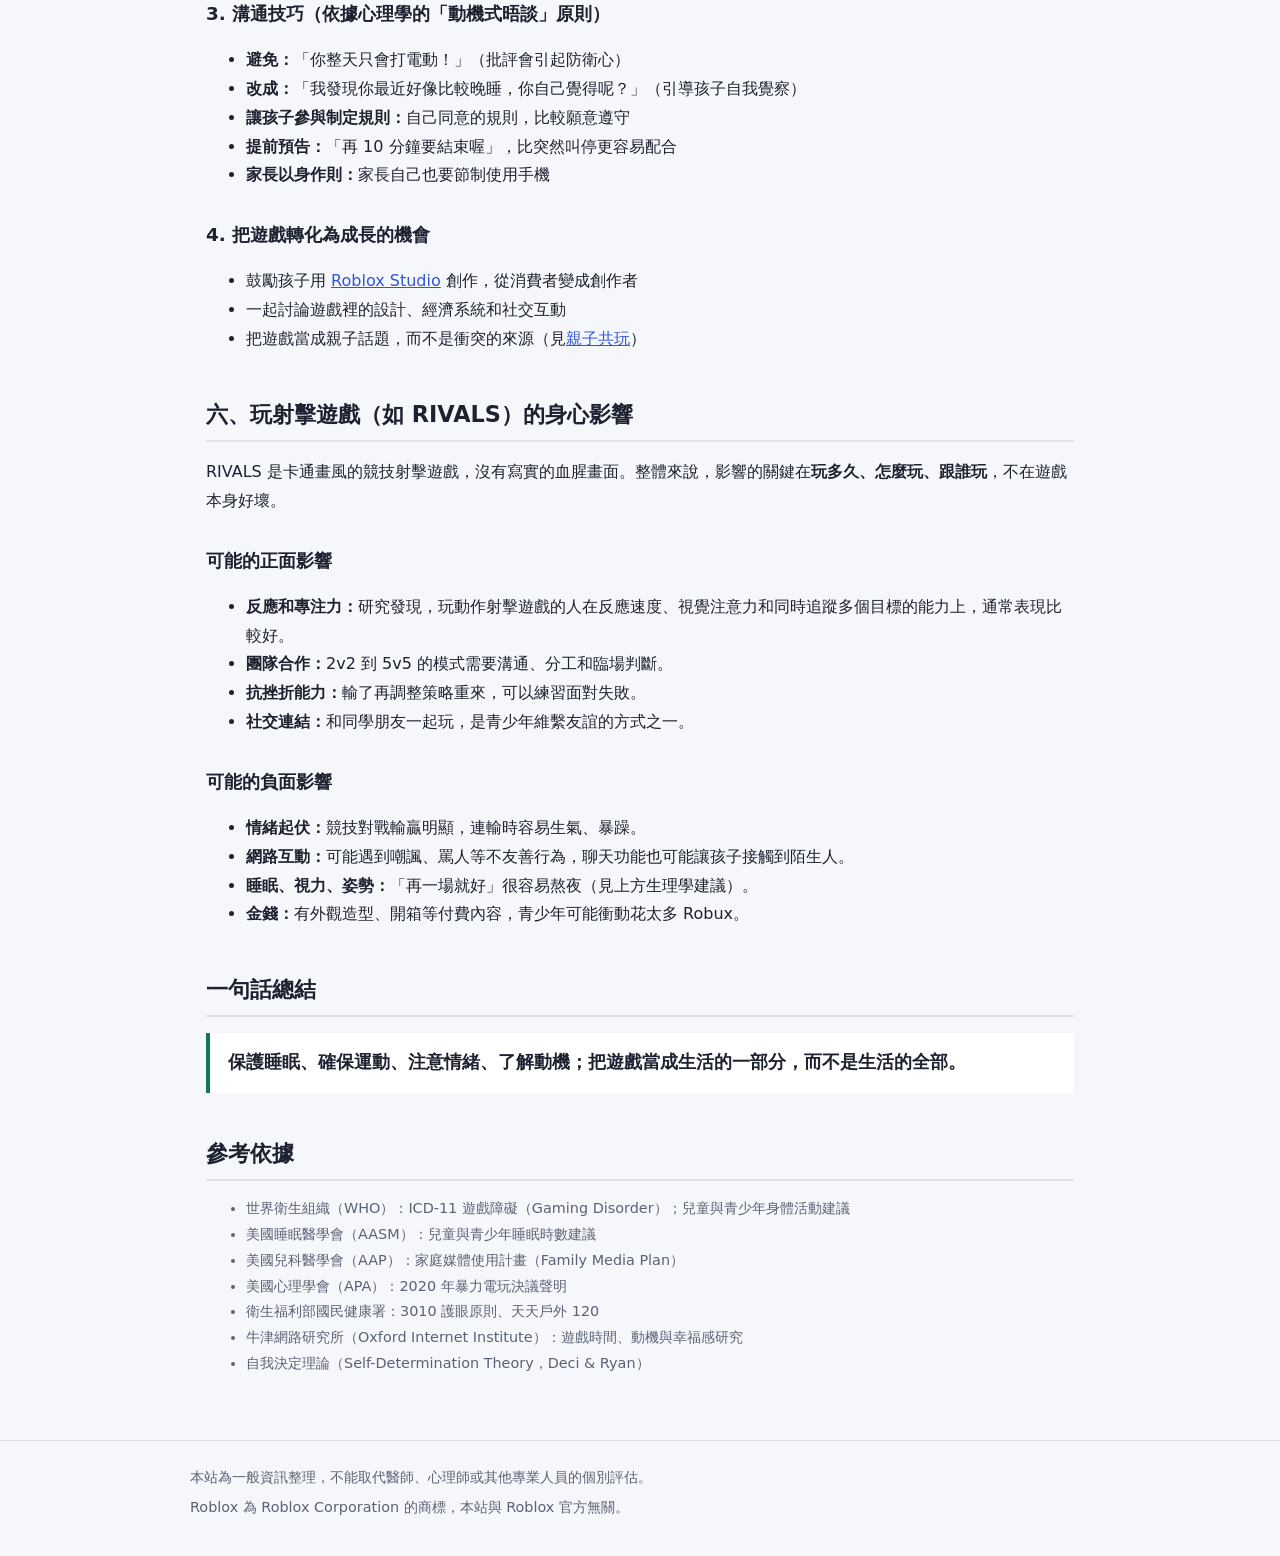
<file: health.html>
<!doctype html>
<html lang="zh-Hant">
<head>
<meta charset="utf-8">
<meta name="viewport" content="width=device-width, initial-scale=1">
<title>青少年身心健康建議</title>
<meta name="description" content="整合醫學、生理學、心理學與精神醫學，給青少年玩 Roblox 的健康建議：睡眠、視力、運動、大腦發展、遊戲障礙警訊與求助管道。">
<meta property="og:type" content="website">
<meta property="og:site_name" content="Roblox 家長指南">
<meta property="og:title" content="青少年身心健康建議｜Roblox 家長指南">
<meta property="og:description" content="整合醫學、生理學、心理學與精神醫學，給青少年玩 Roblox 的健康建議：睡眠、視力、運動、大腦發展、遊戲障礙警訊與求助管道。">
<meta property="og:url" content="https://kuanyuhou.github.io/roblox-guide/health.html">
<meta property="og:image" content="https://kuanyuhou.github.io/roblox-guide/og-image.png">
<meta property="og:image:width" content="1200">
<meta property="og:image:height" content="630">
<meta property="og:image:alt" content="Roblox 家長指南：陪孩子玩得安全、健康，也玩出成長">
<meta property="og:locale" content="zh_TW">
<meta name="twitter:card" content="summary_large_image">
<meta name="twitter:title" content="青少年身心健康建議｜Roblox 家長指南">
<meta name="twitter:description" content="整合醫學、生理學、心理學與精神醫學，給青少年玩 Roblox 的健康建議：睡眠、視力、運動、大腦發展、遊戲障礙警訊與求助管道。">
<meta name="twitter:image" content="https://kuanyuhou.github.io/roblox-guide/og-image.png">
<link rel="icon" href="favicon.ico?v=3" sizes="32x32">
<link rel="icon" href="favicon.svg?v=3" type="image/svg+xml">
<link rel="icon" href="favicon-32.png?v=3" type="image/png" sizes="32x32">
<link rel="icon" href="favicon-192.png?v=3" type="image/png" sizes="192x192">
<link rel="apple-touch-icon" href="apple-touch-icon.png?v=3">
<link rel="stylesheet" href="style.css">
</head>
<body>
<header class="site"><div class="inner">
  <a class="brand" href="index.html">Roblox 家長指南</a>
  <p>陪孩子玩得安全、健康，也玩出成長</p>
  <nav class="site">
    <a href="index.html">首頁</a>
    <a href="what.html">Roblox 是什麼</a>
    <a href="games.html">熱門遊戲與 RIVALS</a>
    <a href="parents.html">家長監護與共玩</a>
    <a href="studio.html">Studio 學習計畫</a>
    <a href="health.html" class="health" aria-current="page">★ 青少年身心健康</a>
  </nav>
</div></header>
<main>
  <h1>青少年玩 Roblox 的身心健康建議</h1>
  <p class="lead">整合醫學、生理學、心理學與精神醫學的觀點</p>

  <div class="warn">
    <p><strong>說明：</strong>這份建議整合了目前主要的醫學指引和研究共識，屬於一般健康資訊，<strong>不能取代醫師或心理師的個別評估</strong>。如果孩子已經出現明顯的身心問題，請尋求專業協助。</p>
  </div>

  <nav class="toc" aria-label="本頁目錄">
    <strong>本頁目錄</strong>
    <ol>
      <li><a href="#principles">核心原則</a></li>
      <li><a href="#physiology">生理學面向：睡眠、視力、運動、姿勢</a></li>
      <li><a href="#brain">腦科學與發展心理學</a></li>
      <li><a href="#psychiatry">精神醫學：遊戲障礙與求助</a></li>
      <li><a href="#practice">實際執行：時間、家庭計畫、溝通</a></li>
      <li><a href="#effects">玩射擊遊戲（如 RIVALS）的身心影響</a></li>
    </ol>
  </nav>

  <h2 id="principles">一、核心原則</h2>
  <p>現代研究的共識是：<strong>遊戲本身不是好或壞，關鍵在「怎麼玩」和「為什麼玩」。</strong></p>
  <ol>
    <li><strong>看品質，不只看時數：</strong>牛津大學等研究團隊發現，青少年的心理健康跟「為什麼玩」的關係，比跟「玩多久」的關係更大。開心、自願地玩通常沒問題；如果是為了逃避壓力或被迫一直玩，比較容易出問題。</li>
    <li><strong>擠壓效應：</strong>遊戲本身的危害通常不大，真正的風險是它<strong>擠掉了睡眠、運動、課業和面對面的社交</strong>。</li>
    <li><strong>適度原則：</strong>研究發現，適度使用數位產品的青少年，幸福感往往比完全不用或過度使用的人更好。</li>
  </ol>

  <h2 id="physiology">二、生理學面向</h2>

  <h3>1. 睡眠：最優先保護的項目</h3>
  <p><strong>依據：</strong>美國睡眠醫學會（AASM）建議：</p>
  <ul>
    <li>6 到 12 歲：每天睡 <strong>9 到 12 小時</strong></li>
    <li>13 到 18 歲：每天睡 <strong>8 到 10 小時</strong></li>
  </ul>
  <p><strong>為什麼重要：</strong>生長激素主要在深層睡眠時分泌；睡眠也會影響記憶整理、情緒調節和免疫力。螢幕的藍光會抑制<strong>褪黑激素</strong>，競技遊戲帶來的興奮感也會讓大腦難以入睡。</p>
  <div class="tip">
    <p><strong>建議</strong></p>
    <ul>
      <li>睡前 <strong>1 小時</strong>停止玩遊戲</li>
      <li>手機、平板<strong>不要帶進臥室</strong>過夜，統一放在客廳充電</li>
      <li>平日不熬夜玩，週末也不要比平常晚睡超過 1 小時</li>
    </ul>
  </div>

  <h3>2. 視力保護</h3>
  <p><strong>依據：</strong>台灣兒童近視的比例很高。國民健康署推廣 <strong>「3010」</strong> 和 <strong>「天天戶外 120」</strong>。</p>
  <div class="tip">
    <ul>
      <li><strong>3010 原則：</strong>近距離用眼 30 分鐘，休息 10 分鐘，看遠方</li>
      <li><strong>20-20-20 法則：</strong>每 20 分鐘，看 20 英尺（約 6 公尺）外的東西 20 秒</li>
      <li><strong>每天戶外活動 2 小時：</strong>研究證實這能有效延緩近視發生</li>
      <li>螢幕距離：電腦約 50 到 70 公分，平板和手機至少 30 公分</li>
      <li>避免在黑暗中只看螢幕，環境要有足夠的照明</li>
      <li>每年做一次視力檢查</li>
    </ul>
  </div>

  <h3>3. 身體活動</h3>
  <p><strong>依據：</strong>世界衛生組織（WHO）建議 5 到 17 歲的孩子，<strong>每天至少 60 分鐘中高強度運動</strong>，每週至少 3 天做強化肌肉和骨骼的運動。</p>
  <div class="tip">
    <ul>
      <li>採用「<strong>先動後玩</strong>」：當天先運動，再玩遊戲</li>
      <li>每玩 <strong>30 到 60 分鐘就站起來</strong>活動一下</li>
      <li>久坐不動和肥胖、代謝問題有關，要特別注意總靜態時間</li>
    </ul>
  </div>

  <h3>4. 肌肉骨骼與姿勢</h3>
  <p><strong>常見問題：</strong>頸部前傾（「烏龜頸」）、肩頸痠痛、手腕和拇指疲勞。</p>
  <div class="tip">
    <ul>
      <li>螢幕上緣約在眼睛高度，避免低頭玩手機太久</li>
      <li>椅子高度要讓雙腳平放在地上，背部有支撐</li>
      <li>不要躺著或趴著長時間玩</li>
      <li>定時做肩頸伸展和手腕放鬆運動</li>
    </ul>
  </div>

  <h3>5. 其他生理注意事項</h3>
  <ul>
    <li><strong>光敏性癲癇：</strong>極少數孩子會因為快速閃爍的畫面引發癲癇。如果孩子有癲癇病史，或玩遊戲時出現頭暈、抽搐、意識模糊，要立刻停止並就醫。</li>
    <li><strong>飲食：</strong>避免邊玩邊吃零食、喝含糖飲料，也不要因為玩遊戲而延後或跳過正餐。</li>
  </ul>

  <h2 id="brain">三、腦科學與發展心理學面向</h2>

  <h3>1. 青少年的大腦特性</h3>
  <ul>
    <li><strong>前額葉皮質</strong>負責自我控制、規劃和判斷，要到 <strong>25 歲左右</strong>才發育成熟。</li>
    <li>同時，青少年大腦的<strong>獎勵系統（多巴胺迴路）</strong>特別敏感。</li>
  </ul>
  <div class="note"><p><strong>這代表什麼：</strong>青少年天生比較容易被即時回饋吸引，也比較難自己踩剎車。<strong>這不是孩子意志力差，而是大腦發展的正常階段</strong>，所以需要大人協助建立外在規範。</p></div>

  <h3>2. 「不定期獎勵」的影響</h3>
  <p>Roblox 很多遊戲有<strong>開箱、抽獎、每日登入獎勵、限時活動</strong>等設計，這些都是心理學上的「<strong>變動比率增強</strong>」，也就是賭博機制背後的原理，最容易讓人停不下來。</p>
  <div class="tip">
    <ul>
      <li>教孩子認識這些設計：「遊戲公司為什麼要這樣設計？」</li>
      <li>設定<strong>每月消費上限</strong>，避免衝動抽獎</li>
      <li>研究發現，開箱類消費和青少年的問題性賭博傾向有關，要特別留意</li>
    </ul>
  </div>

  <h3>3. 自我決定理論：為什麼孩子愛玩遊戲</h3>
  <p>心理學的<strong>自我決定理論</strong>認為，人有三種基本心理需求：</p>
  <ul>
    <li><strong>自主感：</strong>我可以自己做決定</li>
    <li><strong>勝任感：</strong>我做得到、我有進步</li>
    <li><strong>歸屬感：</strong>我和別人有連結</li>
  </ul>
  <p>遊戲很容易滿足這三種需求。<strong>如果孩子在現實生活中（學校、家庭、交友）得不到這些滿足，就更容易沉迷遊戲。</strong></p>
  <div class="tip">
    <p><strong>建議：</strong>與其只限制遊戲，不如想想孩子在現實生活中缺了什麼：</p>
    <ul>
      <li>讓孩子在生活中有更多選擇權（自主感）</li>
      <li>幫孩子找到擅長的事，運動、音樂、美術都可以（勝任感）</li>
      <li>增加家庭互動和真實的友誼（歸屬感）</li>
    </ul>
  </div>

  <h3>4. 暴力遊戲的影響</h3>
  <p><strong>依據：</strong>美國心理學會（APA）2020 年的聲明指出，<strong>沒有足夠的科學證據證明暴力遊戲會導致現實中的暴力行為</strong>。不過研究也顯示，暴力遊戲可能讓人在短時間內出現較多攻擊性念頭和情緒。</p>
  <div class="tip">
    <ul>
      <li>依照孩子的年齡和個性選擇遊戲，善用 Roblox 的內容成熟度設定</li>
      <li>觀察孩子玩完後的情緒。如果常常暴躁、易怒，就該減少或換遊戲類型</li>
    </ul>
  </div>

  <h2 id="psychiatry">四、精神醫學面向</h2>

  <h3>1. 遊戲障礙的正式診斷</h3>
  <p>世界衛生組織在 <strong>ICD-11</strong> 中，把<strong>遊戲障礙（Gaming Disorder）</strong>列為正式的精神疾病，主要有三個特徵：</p>
  <ol>
    <li><strong>失去控制：</strong>無法控制遊戲的開始、頻率、時間長短或何時停止</li>
    <li><strong>優先順序改變：</strong>遊戲變得比其他興趣和日常活動更重要</li>
    <li><strong>明知有害還是繼續：</strong>即使已經造成負面影響，仍然持續或增加遊戲</li>
  </ol>
  <p>而且這些狀況要<strong>明顯影響個人、家庭、社交、學業或職業功能</strong>，通常<strong>持續 12 個月以上</strong>才會診斷。</p>
  <div class="note"><p><strong>重要提醒：</strong>「玩很多」不等於「遊戲障礙」。真正符合診斷的青少年是少數，關鍵在於<strong>生活功能有沒有受損</strong>。</p></div>

  <h3>2. 家長可以觀察的警訊</h3>
  <h4><span class="badge">輕度</span> 需要調整</h4>
  <ul>
    <li>常常超過約定時間，提醒了也停不下來</li>
    <li>不玩的時候一直想著遊戲</li>
    <li>為了玩遊戲熬夜，白天精神不好</li>
  </ul>
  <h4><span class="badge l1">中度</span> 需要積極介入</h4>
  <ul>
    <li>成績明顯下降</li>
    <li>對原本喜歡的活動失去興趣</li>
    <li>被限制玩遊戲時情緒反應激烈，例如暴怒、哭鬧、摔東西</li>
    <li>說謊隱瞞遊戲時間，或偷偷花錢</li>
  </ul>
  <h4><span class="badge l2">重度</span> 建議就醫</h4>
  <ul>
    <li>拒絕上學、整天關在房間</li>
    <li>和家人、朋友幾乎沒有互動</li>
    <li>作息嚴重日夜顛倒</li>
    <li>出現憂鬱、焦慮症狀，或有自傷念頭</li>
  </ul>

  <h3>3. 共病：遊戲問題常常是「結果」，不是「原因」</h3>
  <p>精神醫學研究發現，過度遊戲常常和以下狀況同時出現：</p>
  <ul>
    <li><strong>注意力不足過動症（ADHD）：</strong>遊戲提供的快速刺激特別吸引他們</li>
    <li><strong>憂鬱症、焦慮症：</strong>遊戲成為逃避負面情緒的方式</li>
    <li><strong>社交焦慮：</strong>網路上的互動比面對面輕鬆</li>
    <li><strong>自閉症類群：</strong>遊戲的規則和可預測性讓他們有安全感</li>
    <li><strong>校園霸凌、家庭衝突：</strong>遊戲成為避風港</li>
  </ul>
  <div class="tip"><p><strong>建議：</strong>如果孩子過度沉迷，<strong>不要只處理遊戲本身</strong>，也要了解背後有沒有其他的心理困擾。</p></div>

  <h3>4. 何時以及去哪裡求助</h3>
  <div class="danger">
    <ul>
      <li><strong>就醫科別：</strong>兒童青少年精神科、身心科</li>
      <li><strong>心理專業：</strong>臨床心理師、諮商心理師</li>
      <li><strong>學校資源：</strong>學校輔導室、專任輔導老師</li>
      <li><strong>台灣緊急求助：</strong><strong>1925 安心專線</strong>（24 小時免費）</li>
    </ul>
  </div>
  <p><strong>常見的治療方式：</strong></p>
  <ul>
    <li><strong>認知行為治療（CBT）：</strong>幫助孩子認識並改變沉迷的思考和行為模式</li>
    <li><strong>家族治療：</strong>改善家庭互動和溝通方式，研究證實對青少年特別有效</li>
    <li><strong>處理共病：</strong>例如治療 ADHD 或憂鬱症後，遊戲問題往往會跟著改善</li>
  </ul>

  <h2 id="practice">五、實際執行建議</h2>

  <h3>1. 依年齡建議的遊戲時間</h3>
  <div class="table-wrap"><table>
    <thead><tr><th>年齡</th><th>平日</th><th>假日</th><th>原則</th></tr></thead>
    <tbody>
      <tr><td><strong>6 到 9 歲</strong></td><td>30 分鐘以內</td><td>1 小時以內</td><td>家長陪同，只玩適齡遊戲</td></tr>
      <tr><td><strong>10 到 12 歲</strong></td><td>約 1 小時</td><td>約 1.5 到 2 小時</td><td>家長定期查看，逐步培養自律</td></tr>
      <tr><td><strong>13 到 15 歲</strong></td><td>約 1 到 1.5 小時</td><td>約 2 小時</td><td>和孩子共同討論規則</td></tr>
      <tr><td><strong>16 到 18 歲</strong></td><td>由孩子自主管理</td><td>由孩子自主管理</td><td>家長從管控轉為引導</td></tr>
    </tbody>
  </table></div>
  <div class="note"><p><strong>說明：</strong>這張表是綜合各方建議後的參考值，不是醫學上的硬性標準。美國兒科醫學會（AAP）認為，與其規定死板的時數，不如確保<strong>睡眠、運動、課業、家庭時間都沒有被擠掉</strong>。</p></div>

  <h3>2. 制定「家庭數位使用計畫」</h3>
  <p>參考美國兒科醫學會建議的<strong>家庭媒體使用計畫</strong>，全家一起討論，並寫下來：</p>
  <ol>
    <li><strong>時間：</strong>什麼時候可以玩？玩多久？</li>
    <li><strong>地點：</strong>在客廳等公共空間玩，不在臥室玩</li>
    <li><strong>無螢幕時段：</strong>用餐時間、睡前 1 小時、寫作業時</li>
    <li><strong>消費規則：</strong>每月可以花多少？需要先問家長嗎？</li>
    <li><strong>安全規則：</strong>不透露個資、遇到問題要告訴家長</li>
    <li><strong>違規後果：</strong>事先講好，執行時才不會變成情緒化的處罰</li>
  </ol>

  <h3>3. 溝通技巧（依據心理學的「動機式晤談」原則）</h3>
  <ul>
    <li><strong>避免：</strong>「你整天只會打電動！」（批評會引起防衛心）</li>
    <li><strong>改成：</strong>「我發現你最近好像比較晚睡，你自己覺得呢？」（引導孩子自我覺察）</li>
    <li><strong>讓孩子參與制定規則：</strong>自己同意的規則，比較願意遵守</li>
    <li><strong>提前預告：</strong>「再 10 分鐘要結束喔」，比突然叫停更容易配合</li>
    <li><strong>家長以身作則：</strong>家長自己也要節制使用手機</li>
  </ul>

  <h3>4. 把遊戲轉化為成長的機會</h3>
  <ul>
    <li>鼓勵孩子用 <a href="studio.html">Roblox Studio</a> 創作，從消費者變成創作者</li>
    <li>一起討論遊戲裡的設計、經濟系統和社交互動</li>
    <li>把遊戲當成親子話題，而不是衝突的來源（見<a href="parents.html#coplay">親子共玩</a>）</li>
  </ul>

  <h2 id="effects">六、玩射擊遊戲（如 RIVALS）的身心影響</h2>
  <p>RIVALS 是卡通畫風的競技射擊遊戲，沒有寫實的血腥畫面。整體來說，影響的關鍵在<strong>玩多久、怎麼玩、跟誰玩</strong>，不在遊戲本身好壞。</p>
  <h3>可能的正面影響</h3>
  <ul>
    <li><strong>反應和專注力：</strong>研究發現，玩動作射擊遊戲的人在反應速度、視覺注意力和同時追蹤多個目標的能力上，通常表現比較好。</li>
    <li><strong>團隊合作：</strong>2v2 到 5v5 的模式需要溝通、分工和臨場判斷。</li>
    <li><strong>抗挫折能力：</strong>輸了再調整策略重來，可以練習面對失敗。</li>
    <li><strong>社交連結：</strong>和同學朋友一起玩，是青少年維繫友誼的方式之一。</li>
  </ul>
  <h3>可能的負面影響</h3>
  <ul>
    <li><strong>情緒起伏：</strong>競技對戰輸贏明顯，連輸時容易生氣、暴躁。</li>
    <li><strong>網路互動：</strong>可能遇到嘲諷、罵人等不友善行為，聊天功能也可能讓孩子接觸到陌生人。</li>
    <li><strong>睡眠、視力、姿勢：</strong>「再一場就好」很容易熬夜（見上方生理學建議）。</li>
    <li><strong>金錢：</strong>有外觀造型、開箱等付費內容，青少年可能衝動花太多 Robux。</li>
  </ul>

  <h2>一句話總結</h2>
  <blockquote>保護睡眠、確保運動、注意情緒、了解動機；把遊戲當成生活的一部分，而不是生活的全部。</blockquote>

  <h2>參考依據</h2>
  <ul class="sources">
    <li>世界衛生組織（WHO）：ICD-11 遊戲障礙（Gaming Disorder）；兒童與青少年身體活動建議</li>
    <li>美國睡眠醫學會（AASM）：兒童與青少年睡眠時數建議</li>
    <li>美國兒科醫學會（AAP）：家庭媒體使用計畫（Family Media Plan）</li>
    <li>美國心理學會（APA）：2020 年暴力電玩決議聲明</li>
    <li>衛生福利部國民健康署：3010 護眼原則、天天戶外 120</li>
    <li>牛津網路研究所（Oxford Internet Institute）：遊戲時間、動機與幸福感研究</li>
    <li>自我決定理論（Self-Determination Theory，Deci &amp; Ryan）</li>
  </ul>
</main>
<footer><div class="inner">
  <p>本站為一般資訊整理，不能取代醫師、心理師或其他專業人員的個別評估。</p>
  <p>Roblox 為 Roblox Corporation 的商標，本站與 Roblox 官方無關。</p>
</div></footer>
</body>
</html>
</file>
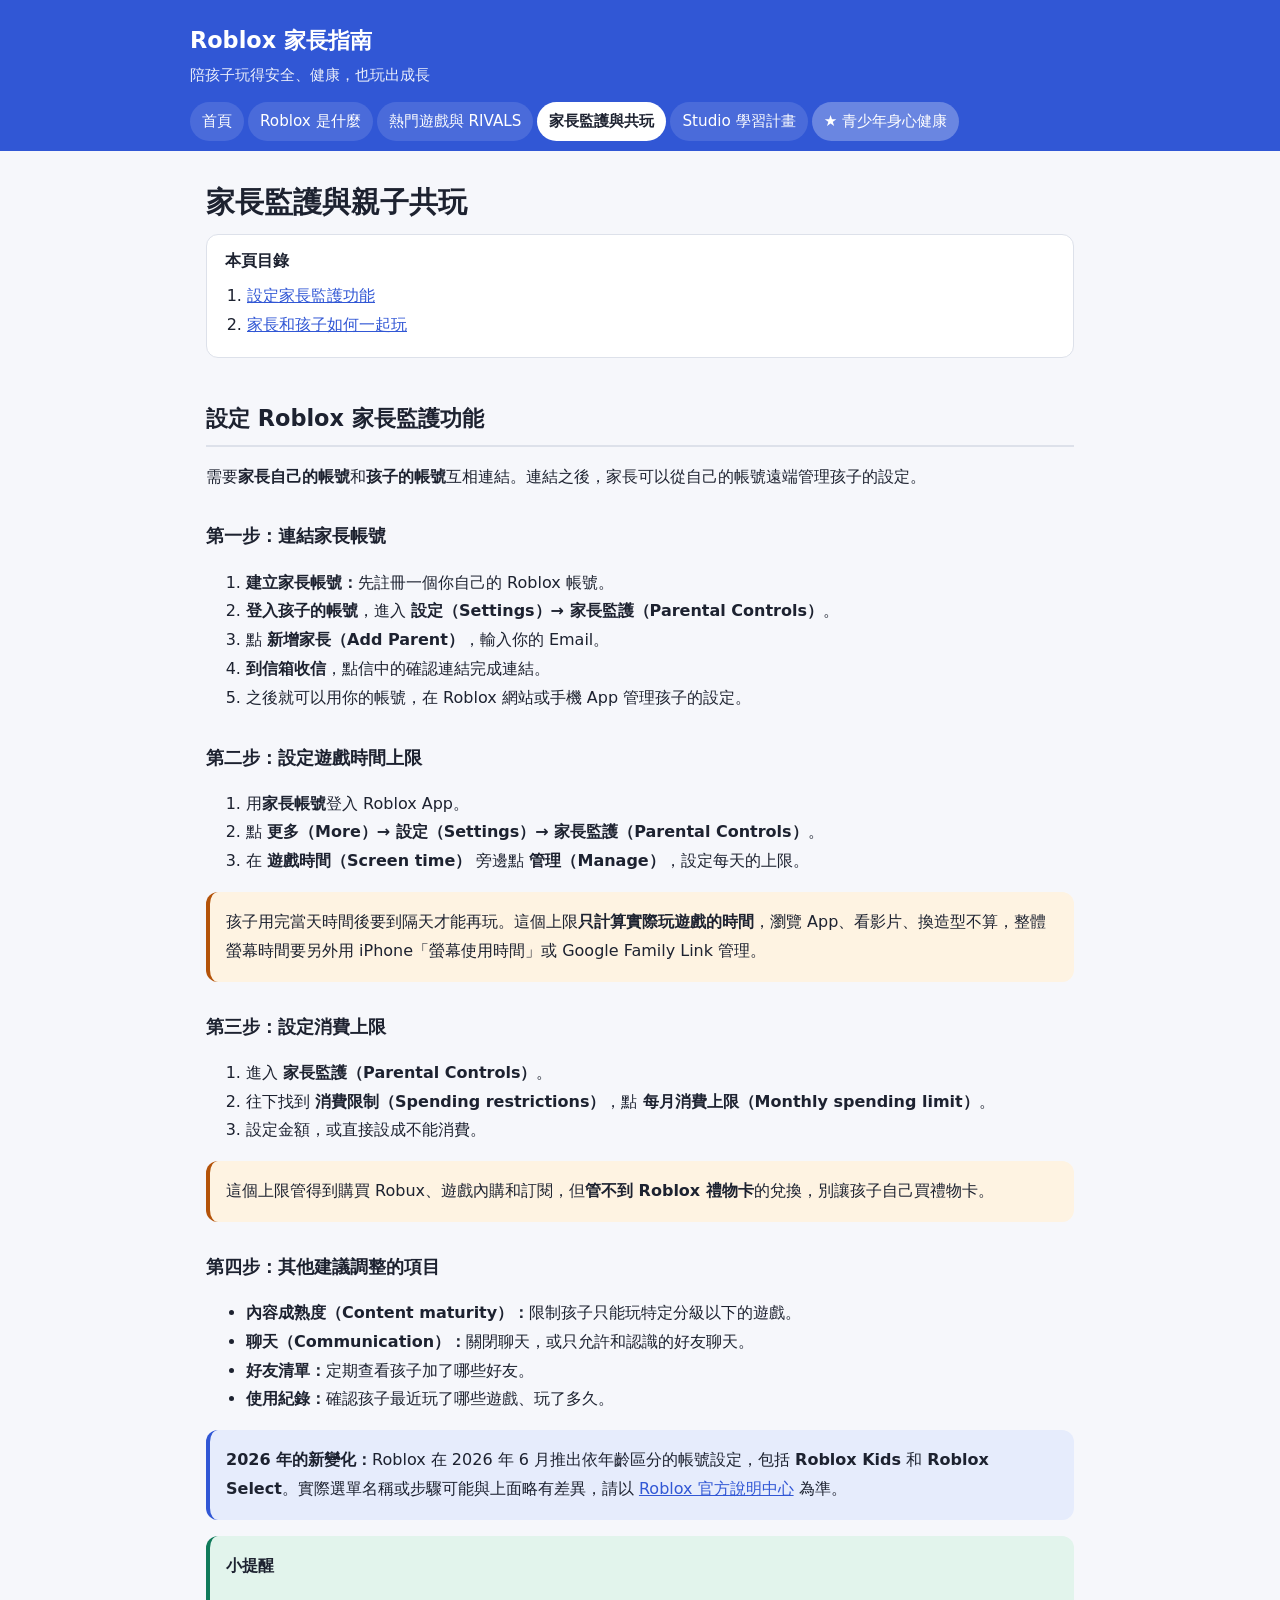
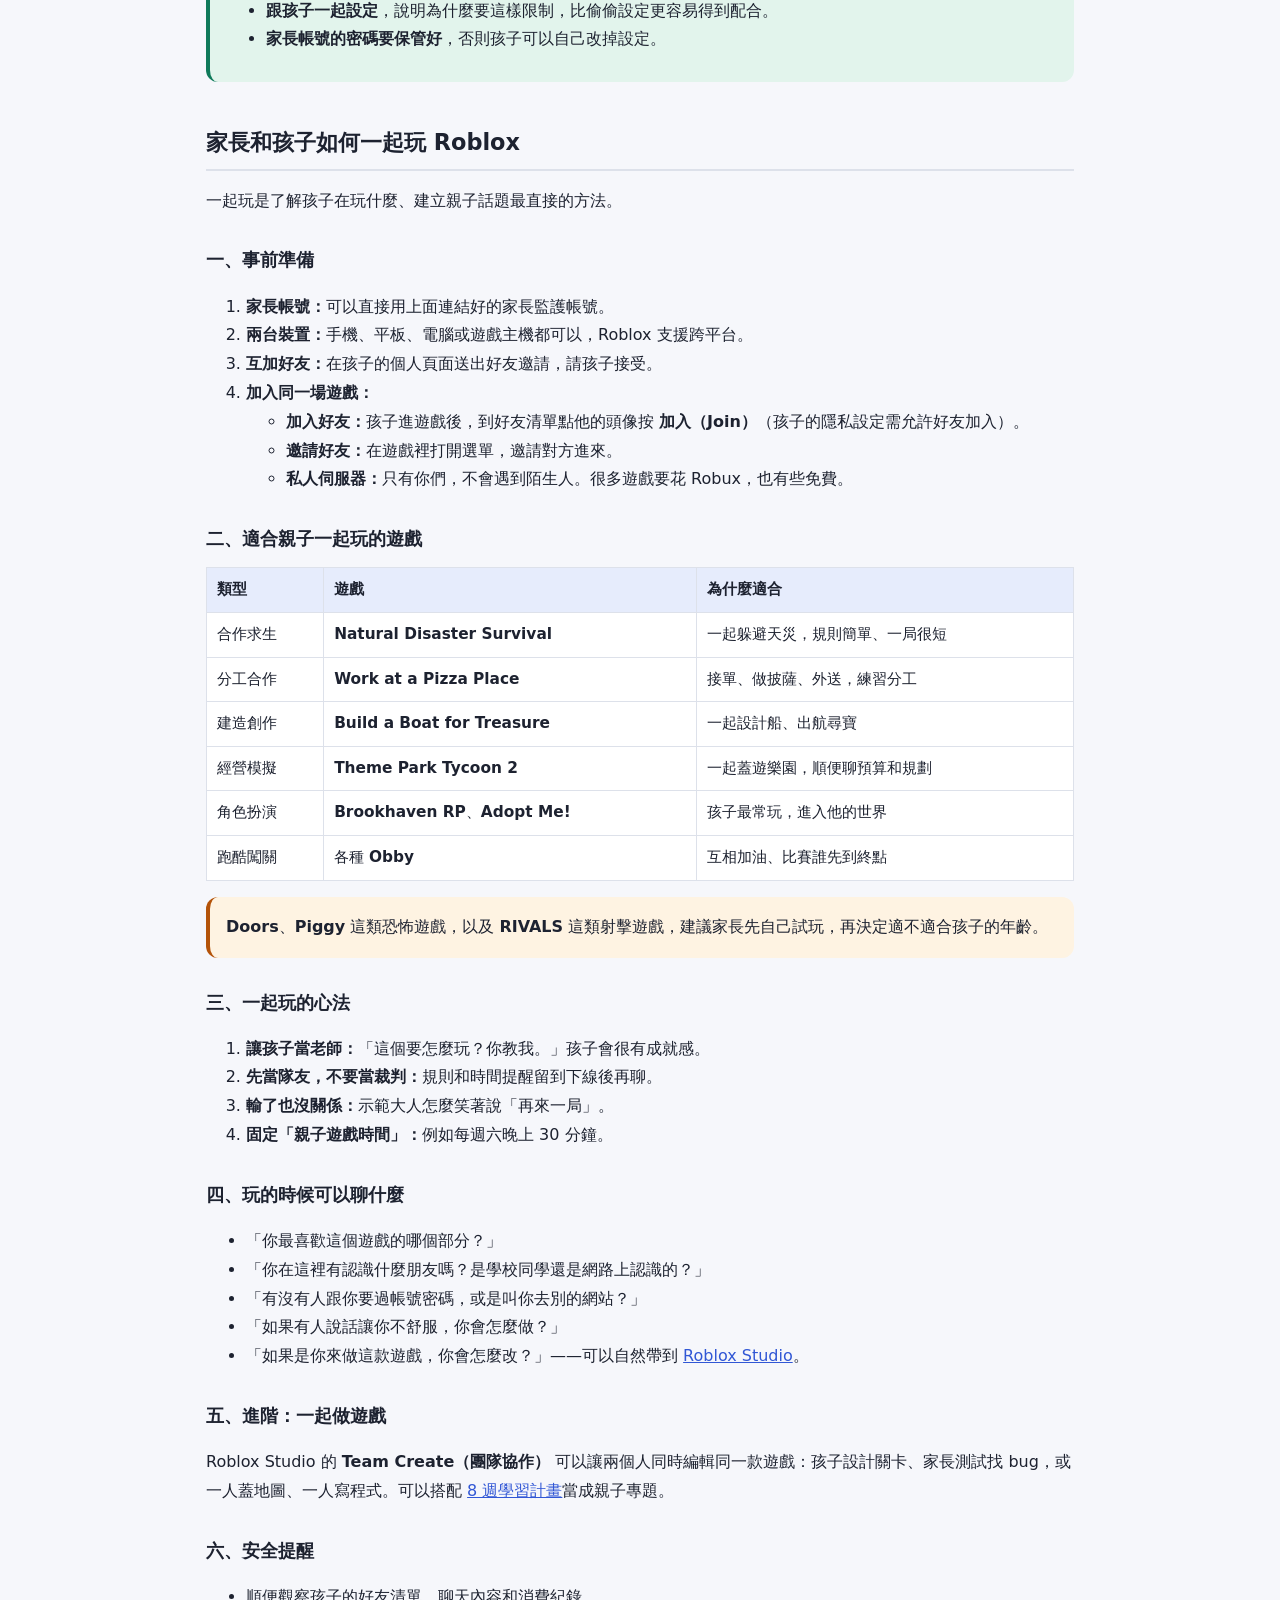
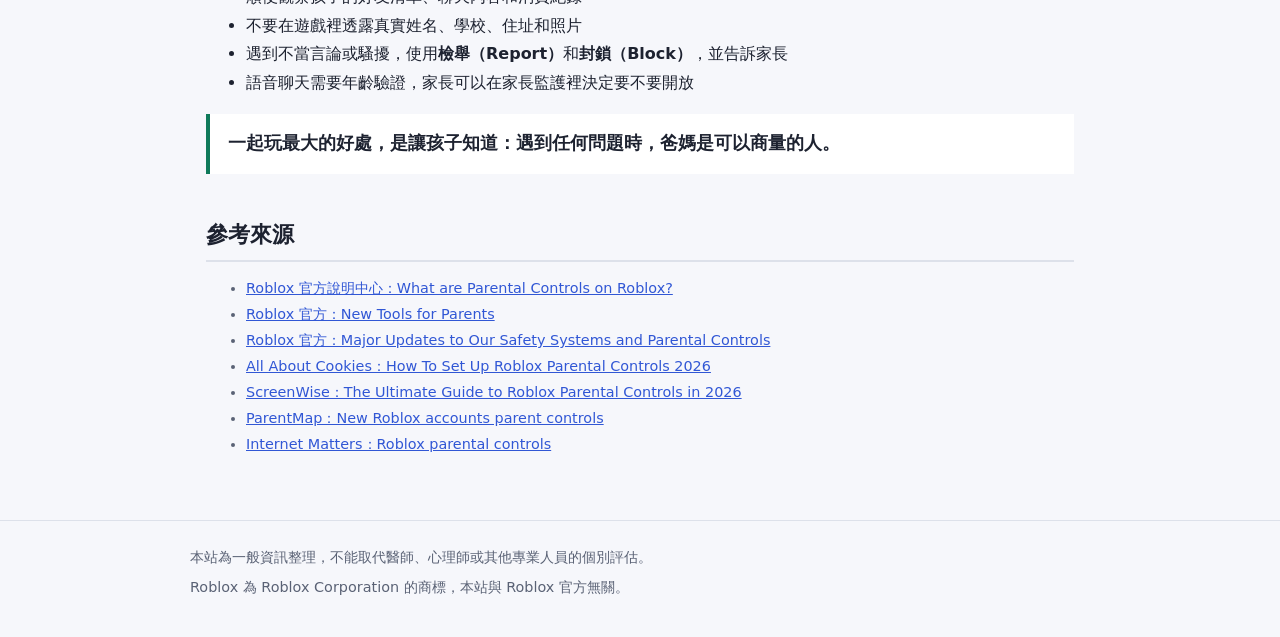
<file: parents.html>
<!doctype html>
<html lang="zh-Hant">
<head>
<meta charset="utf-8">
<meta name="viewport" content="width=device-width, initial-scale=1">
<title>家長監護與親子共玩</title>
<meta name="description" content="一步步設定 Roblox 家長監護（時間、消費、內容、聊天），以及家長和孩子一起玩 Roblox 的方法。">
<meta property="og:type" content="website">
<meta property="og:site_name" content="Roblox 家長指南">
<meta property="og:title" content="家長監護與親子共玩｜Roblox 家長指南">
<meta property="og:description" content="一步步設定 Roblox 家長監護（時間、消費、內容、聊天），以及家長和孩子一起玩 Roblox 的方法。">
<meta property="og:url" content="https://kuanyuhou.github.io/roblox-guide/parents.html">
<meta property="og:image" content="https://kuanyuhou.github.io/roblox-guide/og-image.png">
<meta property="og:image:width" content="1200">
<meta property="og:image:height" content="630">
<meta property="og:image:alt" content="Roblox 家長指南：陪孩子玩得安全、健康，也玩出成長">
<meta property="og:locale" content="zh_TW">
<meta name="twitter:card" content="summary_large_image">
<meta name="twitter:title" content="家長監護與親子共玩｜Roblox 家長指南">
<meta name="twitter:description" content="一步步設定 Roblox 家長監護（時間、消費、內容、聊天），以及家長和孩子一起玩 Roblox 的方法。">
<meta name="twitter:image" content="https://kuanyuhou.github.io/roblox-guide/og-image.png">
<link rel="icon" href="favicon.ico?v=3" sizes="32x32">
<link rel="icon" href="favicon.svg?v=3" type="image/svg+xml">
<link rel="icon" href="favicon-32.png?v=3" type="image/png" sizes="32x32">
<link rel="icon" href="favicon-192.png?v=3" type="image/png" sizes="192x192">
<link rel="apple-touch-icon" href="apple-touch-icon.png?v=3">
<link rel="stylesheet" href="style.css">
</head>
<body>
<header class="site"><div class="inner">
  <a class="brand" href="index.html">Roblox 家長指南</a>
  <p>陪孩子玩得安全、健康，也玩出成長</p>
  <nav class="site">
    <a href="index.html">首頁</a>
    <a href="what.html">Roblox 是什麼</a>
    <a href="games.html">熱門遊戲與 RIVALS</a>
    <a href="parents.html" aria-current="page">家長監護與共玩</a>
    <a href="studio.html">Studio 學習計畫</a>
    <a href="health.html" class="health">★ 青少年身心健康</a>
  </nav>
</div></header>
<main>
  <h1>家長監護與親子共玩</h1>

  <nav class="toc" aria-label="本頁目錄">
    <strong>本頁目錄</strong>
    <ol>
      <li><a href="#controls">設定家長監護功能</a></li>
      <li><a href="#coplay">家長和孩子如何一起玩</a></li>
    </ol>
  </nav>

  <h2 id="controls">設定 Roblox 家長監護功能</h2>
  <p>需要<strong>家長自己的帳號</strong>和<strong>孩子的帳號</strong>互相連結。連結之後，家長可以從自己的帳號遠端管理孩子的設定。</p>

  <h3>第一步：連結家長帳號</h3>
  <ol>
    <li><strong>建立家長帳號：</strong>先註冊一個你自己的 Roblox 帳號。</li>
    <li><strong>登入孩子的帳號</strong>，進入 <strong>設定（Settings）→ 家長監護（Parental Controls）</strong>。</li>
    <li>點 <strong>新增家長（Add Parent）</strong>，輸入你的 Email。</li>
    <li><strong>到信箱收信</strong>，點信中的確認連結完成連結。</li>
    <li>之後就可以用你的帳號，在 Roblox 網站或手機 App 管理孩子的設定。</li>
  </ol>

  <h3>第二步：設定遊戲時間上限</h3>
  <ol>
    <li>用<strong>家長帳號</strong>登入 Roblox App。</li>
    <li>點 <strong>更多（More）→ 設定（Settings）→ 家長監護（Parental Controls）</strong>。</li>
    <li>在 <strong>遊戲時間（Screen time）</strong> 旁邊點 <strong>管理（Manage）</strong>，設定每天的上限。</li>
  </ol>
  <div class="warn"><p>孩子用完當天時間後要到隔天才能再玩。這個上限<strong>只計算實際玩遊戲的時間</strong>，瀏覽 App、看影片、換造型不算，整體螢幕時間要另外用 iPhone「螢幕使用時間」或 Google Family Link 管理。</p></div>

  <h3>第三步：設定消費上限</h3>
  <ol>
    <li>進入 <strong>家長監護（Parental Controls）</strong>。</li>
    <li>往下找到 <strong>消費限制（Spending restrictions）</strong>，點 <strong>每月消費上限（Monthly spending limit）</strong>。</li>
    <li>設定金額，或直接設成不能消費。</li>
  </ol>
  <div class="warn"><p>這個上限管得到購買 Robux、遊戲內購和訂閱，但<strong>管不到 Roblox 禮物卡</strong>的兌換，別讓孩子自己買禮物卡。</p></div>

  <h3>第四步：其他建議調整的項目</h3>
  <ul>
    <li><strong>內容成熟度（Content maturity）：</strong>限制孩子只能玩特定分級以下的遊戲。</li>
    <li><strong>聊天（Communication）：</strong>關閉聊天，或只允許和認識的好友聊天。</li>
    <li><strong>好友清單：</strong>定期查看孩子加了哪些好友。</li>
    <li><strong>使用紀錄：</strong>確認孩子最近玩了哪些遊戲、玩了多久。</li>
  </ul>

  <div class="note"><p><strong>2026 年的新變化：</strong>Roblox 在 2026 年 6 月推出依年齡區分的帳號設定，包括 <strong>Roblox Kids</strong> 和 <strong>Roblox Select</strong>。實際選單名稱或步驟可能與上面略有差異，請以 <a href="https://help.roblox.com/hc/articles/30428248050068">Roblox 官方說明中心</a> 為準。</p></div>

  <div class="tip">
    <p><strong>小提醒</strong></p>
    <ul>
      <li><strong>跟孩子一起設定</strong>，說明為什麼要這樣限制，比偷偷設定更容易得到配合。</li>
      <li><strong>家長帳號的密碼要保管好</strong>，否則孩子可以自己改掉設定。</li>
    </ul>
  </div>

  <h2 id="coplay">家長和孩子如何一起玩 Roblox</h2>
  <p>一起玩是了解孩子在玩什麼、建立親子話題最直接的方法。</p>

  <h3>一、事前準備</h3>
  <ol>
    <li><strong>家長帳號：</strong>可以直接用上面連結好的家長監護帳號。</li>
    <li><strong>兩台裝置：</strong>手機、平板、電腦或遊戲主機都可以，Roblox 支援跨平台。</li>
    <li><strong>互加好友：</strong>在孩子的個人頁面送出好友邀請，請孩子接受。</li>
    <li><strong>加入同一場遊戲：</strong>
      <ul>
        <li><strong>加入好友：</strong>孩子進遊戲後，到好友清單點他的頭像按 <strong>加入（Join）</strong>（孩子的隱私設定需允許好友加入）。</li>
        <li><strong>邀請好友：</strong>在遊戲裡打開選單，邀請對方進來。</li>
        <li><strong>私人伺服器：</strong>只有你們，不會遇到陌生人。很多遊戲要花 Robux，也有些免費。</li>
      </ul>
    </li>
  </ol>

  <h3>二、適合親子一起玩的遊戲</h3>
  <div class="table-wrap"><table>
    <thead><tr><th>類型</th><th>遊戲</th><th>為什麼適合</th></tr></thead>
    <tbody>
      <tr><td>合作求生</td><td><strong>Natural Disaster Survival</strong></td><td>一起躲避天災，規則簡單、一局很短</td></tr>
      <tr><td>分工合作</td><td><strong>Work at a Pizza Place</strong></td><td>接單、做披薩、外送，練習分工</td></tr>
      <tr><td>建造創作</td><td><strong>Build a Boat for Treasure</strong></td><td>一起設計船、出航尋寶</td></tr>
      <tr><td>經營模擬</td><td><strong>Theme Park Tycoon 2</strong></td><td>一起蓋遊樂園，順便聊預算和規劃</td></tr>
      <tr><td>角色扮演</td><td><strong>Brookhaven RP</strong>、<strong>Adopt Me!</strong></td><td>孩子最常玩，進入他的世界</td></tr>
      <tr><td>跑酷闖關</td><td>各種 <strong>Obby</strong></td><td>互相加油、比賽誰先到終點</td></tr>
    </tbody>
  </table></div>
  <div class="warn"><p><strong>Doors</strong>、<strong>Piggy</strong> 這類恐怖遊戲，以及 <strong>RIVALS</strong> 這類射擊遊戲，建議家長先自己試玩，再決定適不適合孩子的年齡。</p></div>

  <h3>三、一起玩的心法</h3>
  <ol>
    <li><strong>讓孩子當老師：</strong>「這個要怎麼玩？你教我。」孩子會很有成就感。</li>
    <li><strong>先當隊友，不要當裁判：</strong>規則和時間提醒留到下線後再聊。</li>
    <li><strong>輸了也沒關係：</strong>示範大人怎麼笑著說「再來一局」。</li>
    <li><strong>固定「親子遊戲時間」：</strong>例如每週六晚上 30 分鐘。</li>
  </ol>

  <h3>四、玩的時候可以聊什麼</h3>
  <ul>
    <li>「你最喜歡這個遊戲的哪個部分？」</li>
    <li>「你在這裡有認識什麼朋友嗎？是學校同學還是網路上認識的？」</li>
    <li>「有沒有人跟你要過帳號密碼，或是叫你去別的網站？」</li>
    <li>「如果有人說話讓你不舒服，你會怎麼做？」</li>
    <li>「如果是你來做這款遊戲，你會怎麼改？」——可以自然帶到 <a href="studio.html">Roblox Studio</a>。</li>
  </ul>

  <h3>五、進階：一起做遊戲</h3>
  <p>Roblox Studio 的 <strong>Team Create（團隊協作）</strong> 可以讓兩個人同時編輯同一款遊戲：孩子設計關卡、家長測試找 bug，或一人蓋地圖、一人寫程式。可以搭配 <a href="studio.html">8 週學習計畫</a>當成親子專題。</p>

  <h3>六、安全提醒</h3>
  <ul>
    <li>順便觀察孩子的好友清單、聊天內容和消費紀錄</li>
    <li>不要在遊戲裡透露真實姓名、學校、住址和照片</li>
    <li>遇到不當言論或騷擾，使用<strong>檢舉（Report）</strong>和<strong>封鎖（Block）</strong>，並告訴家長</li>
    <li>語音聊天需要年齡驗證，家長可以在家長監護裡決定要不要開放</li>
  </ul>
  <blockquote>一起玩最大的好處，是讓孩子知道：遇到任何問題時，爸媽是可以商量的人。</blockquote>

  <h2>參考來源</h2>
  <ul class="sources">
    <li><a href="https://help.roblox.com/hc/articles/30428248050068">Roblox 官方說明中心：What are Parental Controls on Roblox?</a></li>
    <li><a href="https://corp.roblox.com/newsroom/2025/04/new-parental-controls-on-roblox">Roblox 官方：New Tools for Parents</a></li>
    <li><a href="https://corp.roblox.com/newsroom/2024/11/major-updates-to-our-safety-systems-and-parental-controls">Roblox 官方：Major Updates to Our Safety Systems and Parental Controls</a></li>
    <li><a href="https://allaboutcookies.org/roblox-parental-controls">All About Cookies：How To Set Up Roblox Parental Controls 2026</a></li>
    <li><a href="https://screenwiseapp.com/guides/the-ultimate-guide-to-roblox-parental-controls">ScreenWise：The Ultimate Guide to Roblox Parental Controls in 2026</a></li>
    <li><a href="https://www.parentmap.com/raising-kids/new-roblox-accounts-parent-controls-limit-access/">ParentMap：New Roblox accounts parent controls</a></li>
    <li><a href="https://www.internetmatters.org/parental-controls/gaming-consoles/roblox-parental-controls/">Internet Matters：Roblox parental controls</a></li>
  </ul>
</main>
<footer><div class="inner">
  <p>本站為一般資訊整理，不能取代醫師、心理師或其他專業人員的個別評估。</p>
  <p>Roblox 為 Roblox Corporation 的商標，本站與 Roblox 官方無關。</p>
</div></footer>
</body>
</html>
</file>
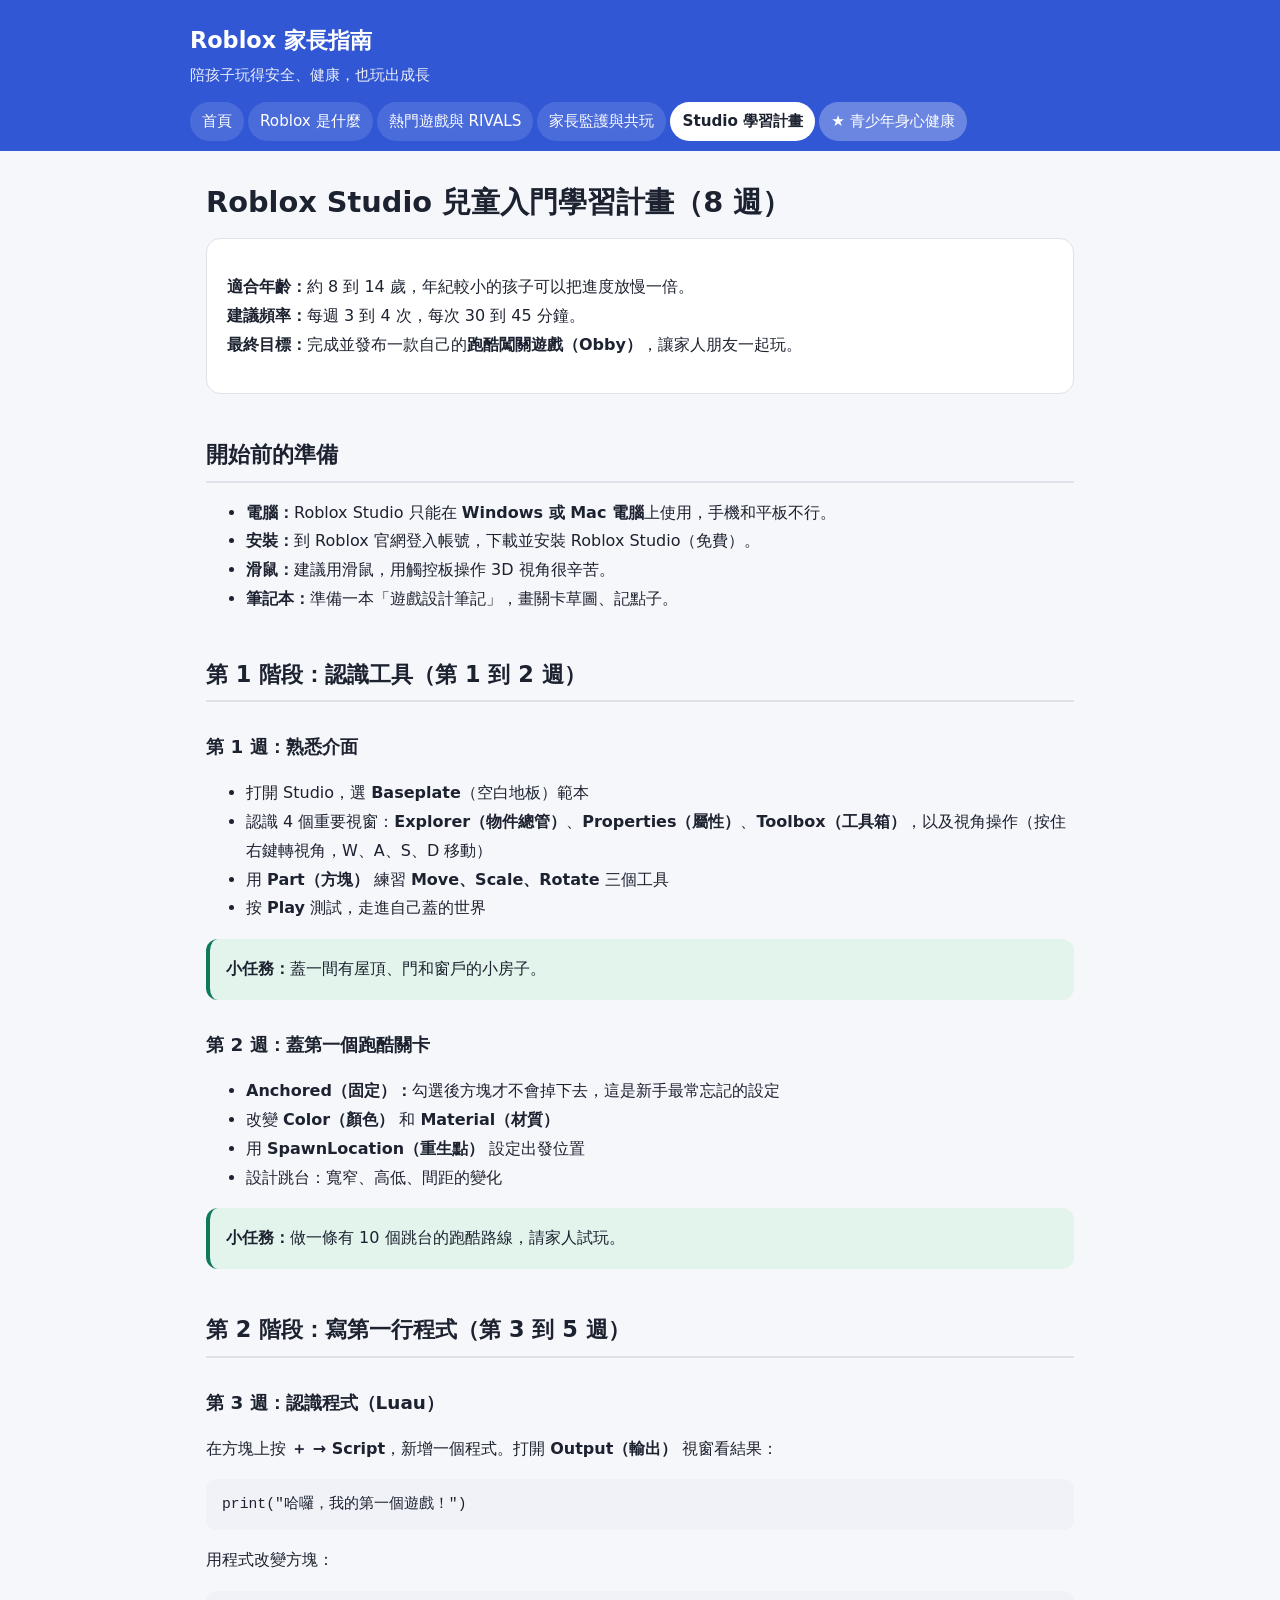
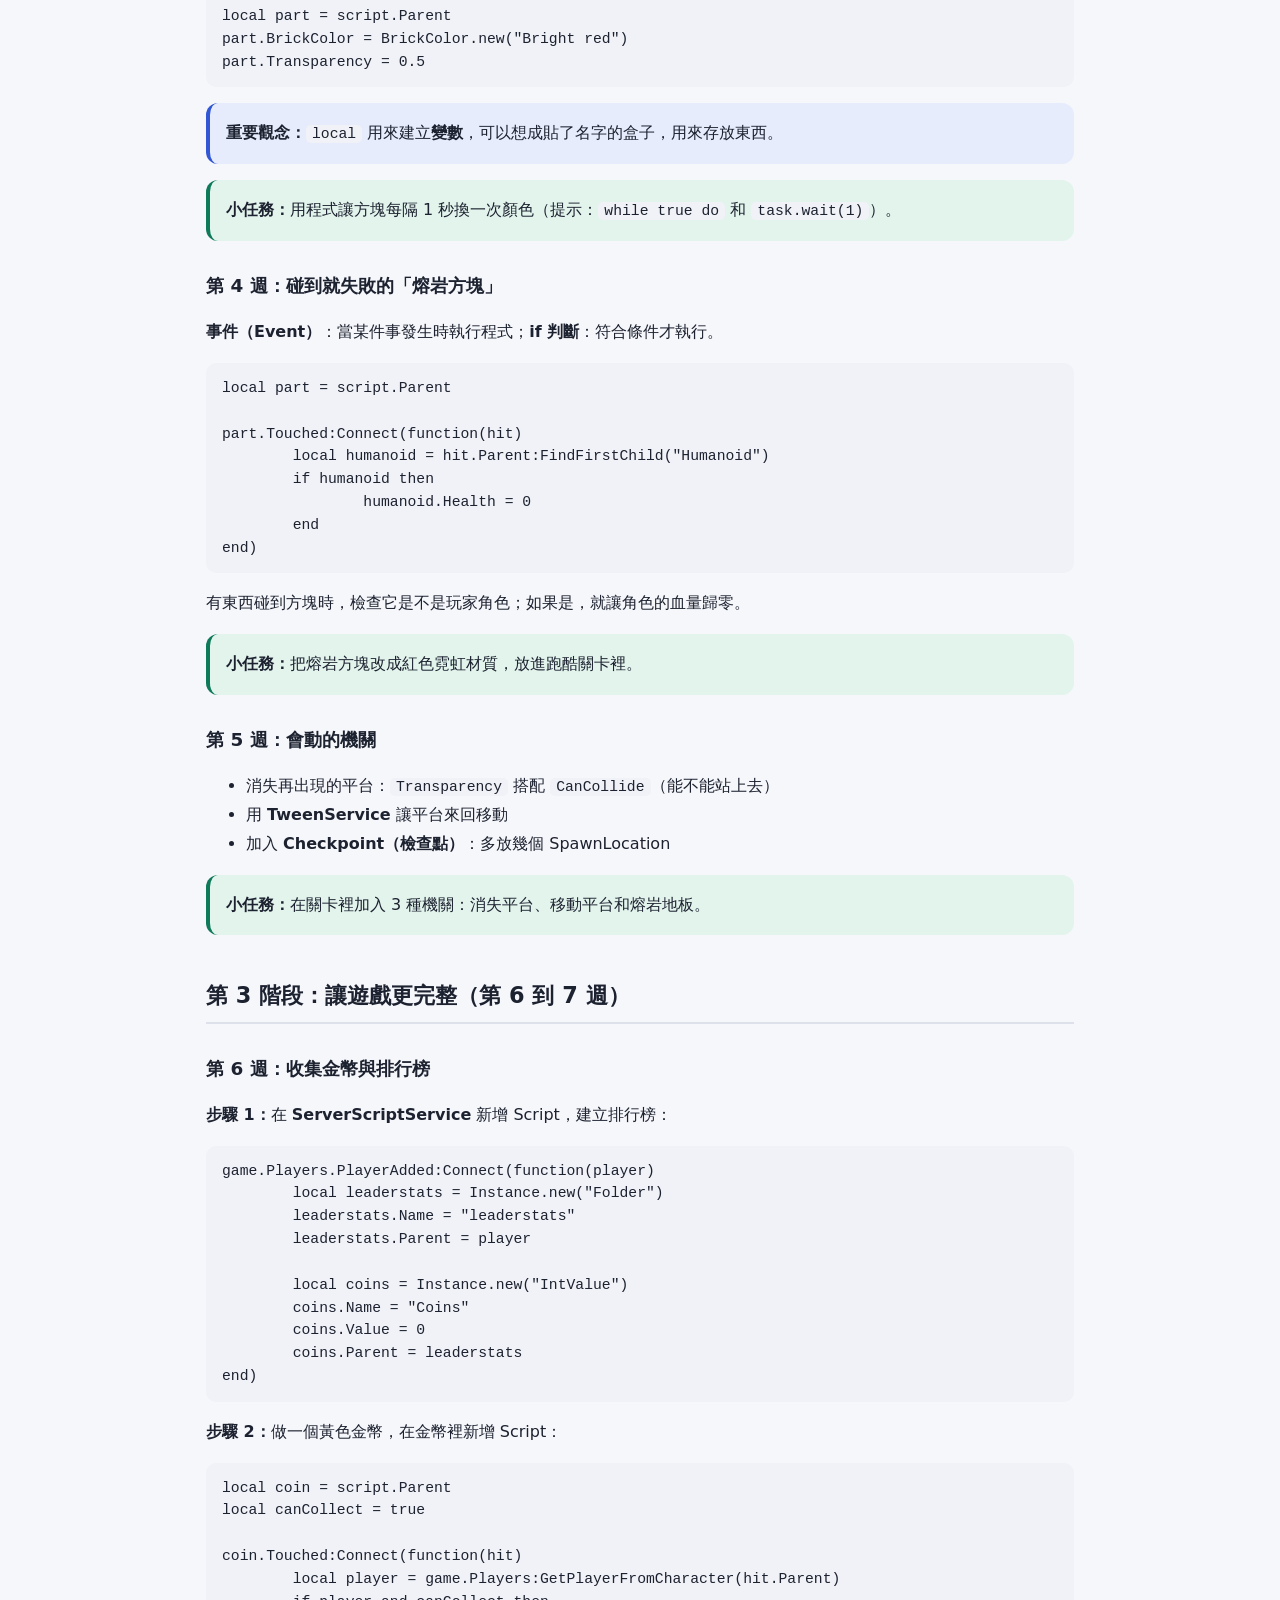
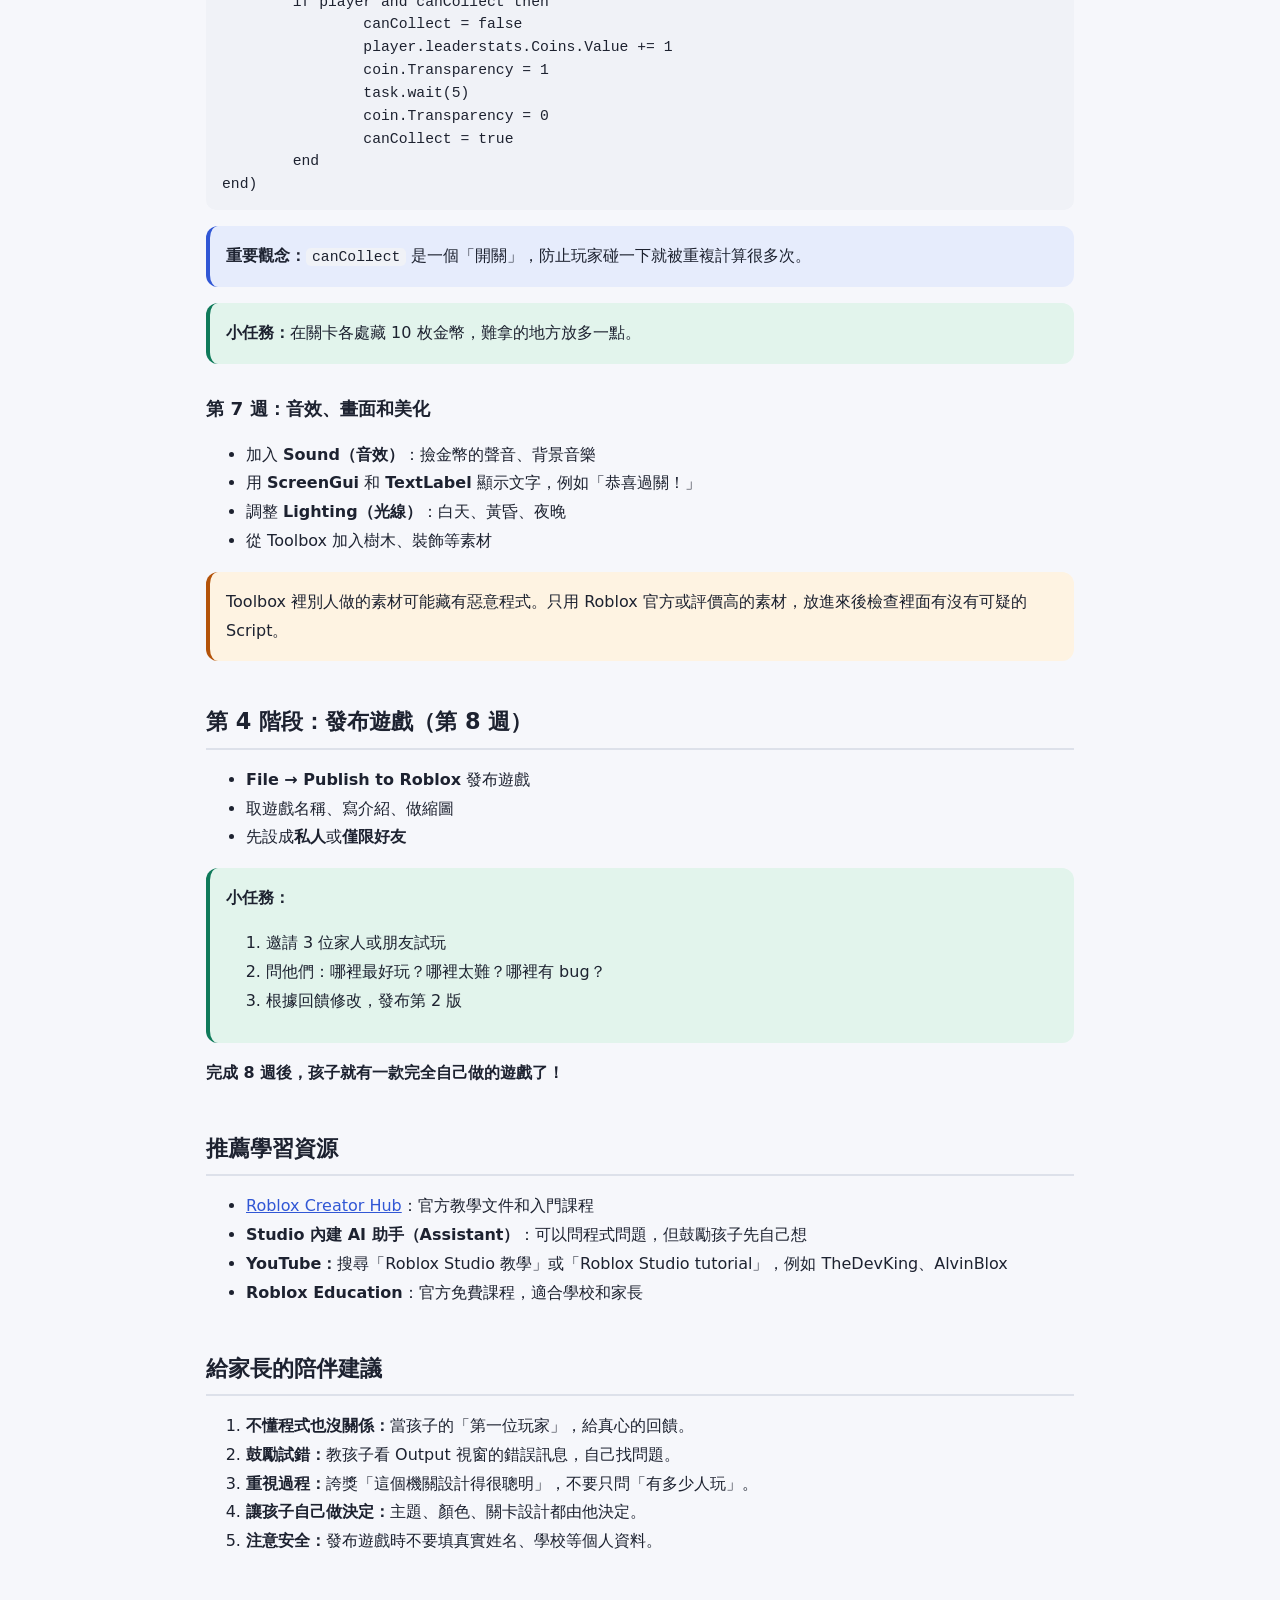
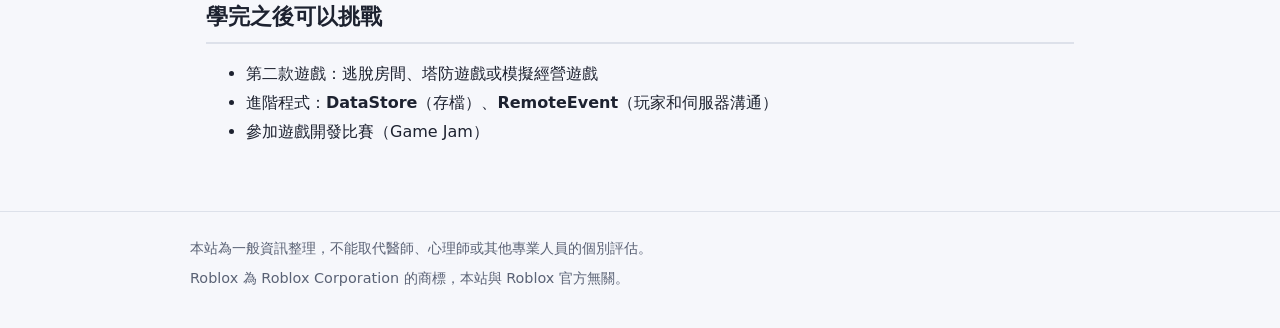
<file: studio.html>
<!doctype html>
<html lang="zh-Hant">
<head>
<meta charset="utf-8">
<meta name="viewport" content="width=device-width, initial-scale=1">
<title>Roblox Studio 學習計畫</title>
<meta name="description" content="適合 8 到 14 歲孩子的 Roblox Studio 8 週入門計畫：從認識介面、寫第一行 Luau 程式，到發布自己的跑酷遊戲。">
<meta property="og:type" content="website">
<meta property="og:site_name" content="Roblox 家長指南">
<meta property="og:title" content="Roblox Studio 學習計畫｜Roblox 家長指南">
<meta property="og:description" content="適合 8 到 14 歲孩子的 Roblox Studio 8 週入門計畫：從認識介面、寫第一行 Luau 程式，到發布自己的跑酷遊戲。">
<meta property="og:url" content="https://kuanyuhou.github.io/roblox-guide/studio.html">
<meta property="og:image" content="https://kuanyuhou.github.io/roblox-guide/og-image.png">
<meta property="og:image:width" content="1200">
<meta property="og:image:height" content="630">
<meta property="og:image:alt" content="Roblox 家長指南：陪孩子玩得安全、健康，也玩出成長">
<meta property="og:locale" content="zh_TW">
<meta name="twitter:card" content="summary_large_image">
<meta name="twitter:title" content="Roblox Studio 學習計畫｜Roblox 家長指南">
<meta name="twitter:description" content="適合 8 到 14 歲孩子的 Roblox Studio 8 週入門計畫：從認識介面、寫第一行 Luau 程式，到發布自己的跑酷遊戲。">
<meta name="twitter:image" content="https://kuanyuhou.github.io/roblox-guide/og-image.png">
<link rel="icon" href="favicon.ico?v=3" sizes="32x32">
<link rel="icon" href="favicon.svg?v=3" type="image/svg+xml">
<link rel="icon" href="favicon-32.png?v=3" type="image/png" sizes="32x32">
<link rel="icon" href="favicon-192.png?v=3" type="image/png" sizes="192x192">
<link rel="apple-touch-icon" href="apple-touch-icon.png?v=3">
<link rel="stylesheet" href="style.css">
</head>
<body>
<header class="site"><div class="inner">
  <a class="brand" href="index.html">Roblox 家長指南</a>
  <p>陪孩子玩得安全、健康，也玩出成長</p>
  <nav class="site">
    <a href="index.html">首頁</a>
    <a href="what.html">Roblox 是什麼</a>
    <a href="games.html">熱門遊戲與 RIVALS</a>
    <a href="parents.html">家長監護與共玩</a>
    <a href="studio.html" aria-current="page">Studio 學習計畫</a>
    <a href="health.html" class="health">★ 青少年身心健康</a>
  </nav>
</div></header>
<main>
  <h1>Roblox Studio 兒童入門學習計畫（8 週）</h1>
  <div class="card">
    <p><strong>適合年齡：</strong>約 8 到 14 歲，年紀較小的孩子可以把進度放慢一倍。<br>
    <strong>建議頻率：</strong>每週 3 到 4 次，每次 30 到 45 分鐘。<br>
    <strong>最終目標：</strong>完成並發布一款自己的<strong>跑酷闖關遊戲（Obby）</strong>，讓家人朋友一起玩。</p>
  </div>

  <h2>開始前的準備</h2>
  <ul>
    <li><strong>電腦：</strong>Roblox Studio 只能在 <strong>Windows 或 Mac 電腦</strong>上使用，手機和平板不行。</li>
    <li><strong>安裝：</strong>到 Roblox 官網登入帳號，下載並安裝 Roblox Studio（免費）。</li>
    <li><strong>滑鼠：</strong>建議用滑鼠，用觸控板操作 3D 視角很辛苦。</li>
    <li><strong>筆記本：</strong>準備一本「遊戲設計筆記」，畫關卡草圖、記點子。</li>
  </ul>

  <h2>第 1 階段：認識工具（第 1 到 2 週）</h2>
  <h3>第 1 週：熟悉介面</h3>
  <ul>
    <li>打開 Studio，選 <strong>Baseplate</strong>（空白地板）範本</li>
    <li>認識 4 個重要視窗：<strong>Explorer（物件總管）</strong>、<strong>Properties（屬性）</strong>、<strong>Toolbox（工具箱）</strong>，以及視角操作（按住右鍵轉視角，W、A、S、D 移動）</li>
    <li>用 <strong>Part（方塊）</strong> 練習 <strong>Move、Scale、Rotate</strong> 三個工具</li>
    <li>按 <strong>Play</strong> 測試，走進自己蓋的世界</li>
  </ul>
  <div class="tip"><p><strong>小任務：</strong>蓋一間有屋頂、門和窗戶的小房子。</p></div>

  <h3>第 2 週：蓋第一個跑酷關卡</h3>
  <ul>
    <li><strong>Anchored（固定）：</strong>勾選後方塊才不會掉下去，這是新手最常忘記的設定</li>
    <li>改變 <strong>Color（顏色）</strong> 和 <strong>Material（材質）</strong></li>
    <li>用 <strong>SpawnLocation（重生點）</strong> 設定出發位置</li>
    <li>設計跳台：寬窄、高低、間距的變化</li>
  </ul>
  <div class="tip"><p><strong>小任務：</strong>做一條有 10 個跳台的跑酷路線，請家人試玩。</p></div>

  <h2>第 2 階段：寫第一行程式（第 3 到 5 週）</h2>
  <h3>第 3 週：認識程式（Luau）</h3>
  <p>在方塊上按 <strong>＋ → Script</strong>，新增一個程式。打開 <strong>Output（輸出）</strong> 視窗看結果：</p>
<pre><code>print("哈囉，我的第一個遊戲！")</code></pre>
  <p>用程式改變方塊：</p>
<pre><code>local part = script.Parent
part.BrickColor = BrickColor.new("Bright red")
part.Transparency = 0.5</code></pre>
  <div class="note"><p><strong>重要觀念：</strong><code>local</code> 用來建立<strong>變數</strong>，可以想成貼了名字的盒子，用來存放東西。</p></div>
  <div class="tip"><p><strong>小任務：</strong>用程式讓方塊每隔 1 秒換一次顏色（提示：<code>while true do</code> 和 <code>task.wait(1)</code>）。</p></div>

  <h3>第 4 週：碰到就失敗的「熔岩方塊」</h3>
  <p><strong>事件（Event）</strong>：當某件事發生時執行程式；<strong>if 判斷</strong>：符合條件才執行。</p>
<pre><code>local part = script.Parent

part.Touched:Connect(function(hit)
	local humanoid = hit.Parent:FindFirstChild("Humanoid")
	if humanoid then
		humanoid.Health = 0
	end
end)</code></pre>
  <p>有東西碰到方塊時，檢查它是不是玩家角色；如果是，就讓角色的血量歸零。</p>
  <div class="tip"><p><strong>小任務：</strong>把熔岩方塊改成紅色霓虹材質，放進跑酷關卡裡。</p></div>

  <h3>第 5 週：會動的機關</h3>
  <ul>
    <li>消失再出現的平台：<code>Transparency</code> 搭配 <code>CanCollide</code>（能不能站上去）</li>
    <li>用 <strong>TweenService</strong> 讓平台來回移動</li>
    <li>加入 <strong>Checkpoint（檢查點）</strong>：多放幾個 SpawnLocation</li>
  </ul>
  <div class="tip"><p><strong>小任務：</strong>在關卡裡加入 3 種機關：消失平台、移動平台和熔岩地板。</p></div>

  <h2>第 3 階段：讓遊戲更完整（第 6 到 7 週）</h2>
  <h3>第 6 週：收集金幣與排行榜</h3>
  <p><strong>步驟 1：</strong>在 <strong>ServerScriptService</strong> 新增 Script，建立排行榜：</p>
<pre><code>game.Players.PlayerAdded:Connect(function(player)
	local leaderstats = Instance.new("Folder")
	leaderstats.Name = "leaderstats"
	leaderstats.Parent = player

	local coins = Instance.new("IntValue")
	coins.Name = "Coins"
	coins.Value = 0
	coins.Parent = leaderstats
end)</code></pre>
  <p><strong>步驟 2：</strong>做一個黃色金幣，在金幣裡新增 Script：</p>
<pre><code>local coin = script.Parent
local canCollect = true

coin.Touched:Connect(function(hit)
	local player = game.Players:GetPlayerFromCharacter(hit.Parent)
	if player and canCollect then
		canCollect = false
		player.leaderstats.Coins.Value += 1
		coin.Transparency = 1
		task.wait(5)
		coin.Transparency = 0
		canCollect = true
	end
end)</code></pre>
  <div class="note"><p><strong>重要觀念：</strong><code>canCollect</code> 是一個「開關」，防止玩家碰一下就被重複計算很多次。</p></div>
  <div class="tip"><p><strong>小任務：</strong>在關卡各處藏 10 枚金幣，難拿的地方放多一點。</p></div>

  <h3>第 7 週：音效、畫面和美化</h3>
  <ul>
    <li>加入 <strong>Sound（音效）</strong>：撿金幣的聲音、背景音樂</li>
    <li>用 <strong>ScreenGui</strong> 和 <strong>TextLabel</strong> 顯示文字，例如「恭喜過關！」</li>
    <li>調整 <strong>Lighting（光線）</strong>：白天、黃昏、夜晚</li>
    <li>從 Toolbox 加入樹木、裝飾等素材</li>
  </ul>
  <div class="warn"><p>Toolbox 裡別人做的素材可能藏有惡意程式。只用 Roblox 官方或評價高的素材，放進來後檢查裡面有沒有可疑的 Script。</p></div>

  <h2>第 4 階段：發布遊戲（第 8 週）</h2>
  <ul>
    <li><strong>File → Publish to Roblox</strong> 發布遊戲</li>
    <li>取遊戲名稱、寫介紹、做縮圖</li>
    <li>先設成<strong>私人</strong>或<strong>僅限好友</strong></li>
  </ul>
  <div class="tip">
    <p><strong>小任務：</strong></p>
    <ol>
      <li>邀請 3 位家人或朋友試玩</li>
      <li>問他們：哪裡最好玩？哪裡太難？哪裡有 bug？</li>
      <li>根據回饋修改，發布第 2 版</li>
    </ol>
  </div>
  <p><strong>完成 8 週後，孩子就有一款完全自己做的遊戲了！</strong></p>

  <h2>推薦學習資源</h2>
  <ul>
    <li><a href="https://create.roblox.com/docs">Roblox Creator Hub</a>：官方教學文件和入門課程</li>
    <li><strong>Studio 內建 AI 助手（Assistant）</strong>：可以問程式問題，但鼓勵孩子先自己想</li>
    <li><strong>YouTube：</strong>搜尋「Roblox Studio 教學」或「Roblox Studio tutorial」，例如 TheDevKing、AlvinBlox</li>
    <li><strong>Roblox Education</strong>：官方免費課程，適合學校和家長</li>
  </ul>

  <h2>給家長的陪伴建議</h2>
  <ol>
    <li><strong>不懂程式也沒關係：</strong>當孩子的「第一位玩家」，給真心的回饋。</li>
    <li><strong>鼓勵試錯：</strong>教孩子看 Output 視窗的錯誤訊息，自己找問題。</li>
    <li><strong>重視過程：</strong>誇獎「這個機關設計得很聰明」，不要只問「有多少人玩」。</li>
    <li><strong>讓孩子自己做決定：</strong>主題、顏色、關卡設計都由他決定。</li>
    <li><strong>注意安全：</strong>發布遊戲時不要填真實姓名、學校等個人資料。</li>
  </ol>

  <h2>學完之後可以挑戰</h2>
  <ul>
    <li>第二款遊戲：逃脫房間、塔防遊戲或模擬經營遊戲</li>
    <li>進階程式：<strong>DataStore</strong>（存檔）、<strong>RemoteEvent</strong>（玩家和伺服器溝通）</li>
    <li>參加遊戲開發比賽（Game Jam）</li>
  </ul>
</main>
<footer><div class="inner">
  <p>本站為一般資訊整理，不能取代醫師、心理師或其他專業人員的個別評估。</p>
  <p>Roblox 為 Roblox Corporation 的商標，本站與 Roblox 官方無關。</p>
</div></footer>
</body>
</html>
</file>
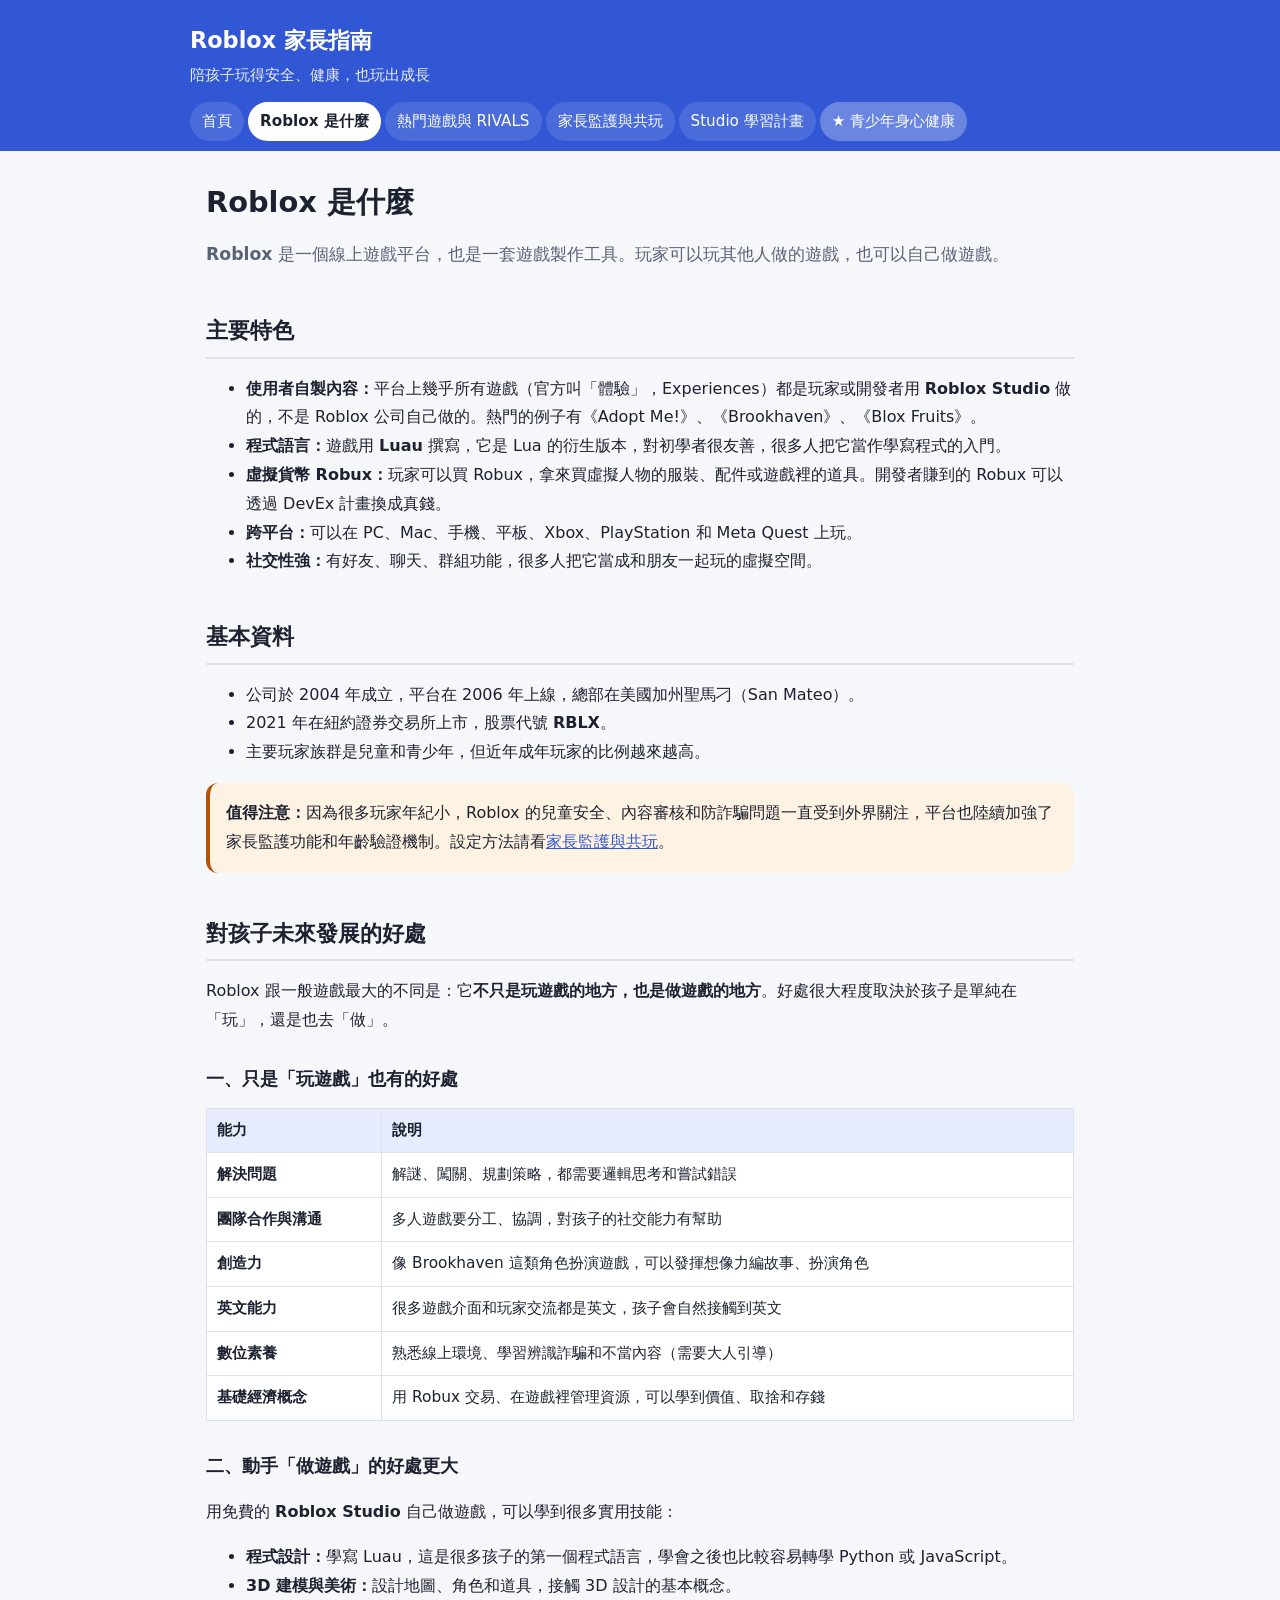
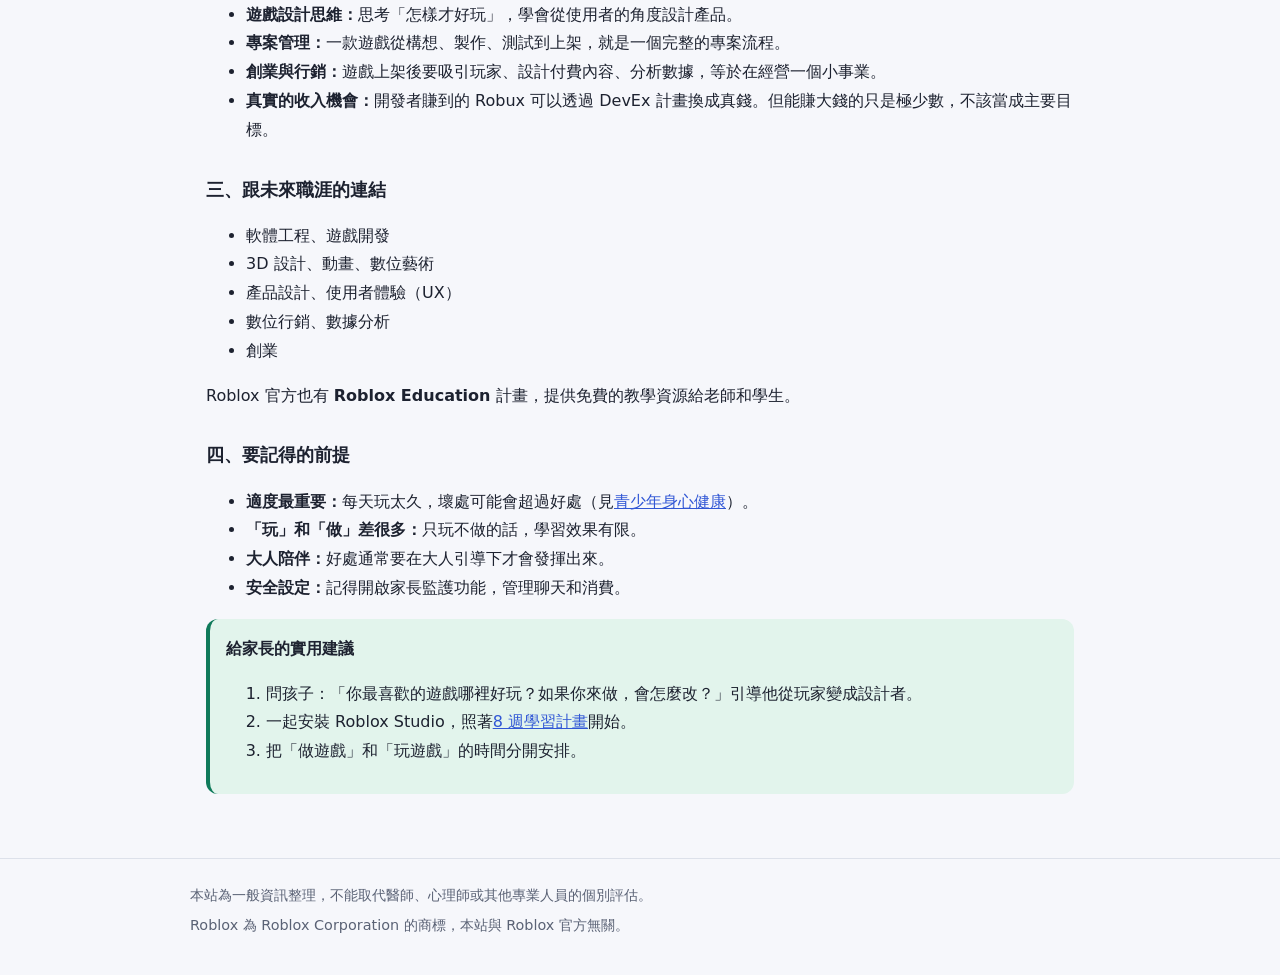
<file: what.html>
<!doctype html>
<html lang="zh-Hant">
<head>
<meta charset="utf-8">
<meta name="viewport" content="width=device-width, initial-scale=1">
<title>Roblox 是什麼</title>
<meta name="description" content="Roblox 平台介紹，以及玩 Roblox、用 Roblox Studio 做遊戲對孩子未來發展的好處。">
<meta property="og:type" content="website">
<meta property="og:site_name" content="Roblox 家長指南">
<meta property="og:title" content="Roblox 是什麼｜Roblox 家長指南">
<meta property="og:description" content="Roblox 平台介紹，以及玩 Roblox、用 Roblox Studio 做遊戲對孩子未來發展的好處。">
<meta property="og:url" content="https://kuanyuhou.github.io/roblox-guide/what.html">
<meta property="og:image" content="https://kuanyuhou.github.io/roblox-guide/og-image.png">
<meta property="og:image:width" content="1200">
<meta property="og:image:height" content="630">
<meta property="og:image:alt" content="Roblox 家長指南：陪孩子玩得安全、健康，也玩出成長">
<meta property="og:locale" content="zh_TW">
<meta name="twitter:card" content="summary_large_image">
<meta name="twitter:title" content="Roblox 是什麼｜Roblox 家長指南">
<meta name="twitter:description" content="Roblox 平台介紹，以及玩 Roblox、用 Roblox Studio 做遊戲對孩子未來發展的好處。">
<meta name="twitter:image" content="https://kuanyuhou.github.io/roblox-guide/og-image.png">
<link rel="icon" href="favicon.ico?v=3" sizes="32x32">
<link rel="icon" href="favicon.svg?v=3" type="image/svg+xml">
<link rel="icon" href="favicon-32.png?v=3" type="image/png" sizes="32x32">
<link rel="icon" href="favicon-192.png?v=3" type="image/png" sizes="192x192">
<link rel="apple-touch-icon" href="apple-touch-icon.png?v=3">
<link rel="stylesheet" href="style.css">
</head>
<body>
<header class="site"><div class="inner">
  <a class="brand" href="index.html">Roblox 家長指南</a>
  <p>陪孩子玩得安全、健康，也玩出成長</p>
  <nav class="site">
    <a href="index.html">首頁</a>
    <a href="what.html" aria-current="page">Roblox 是什麼</a>
    <a href="games.html">熱門遊戲與 RIVALS</a>
    <a href="parents.html">家長監護與共玩</a>
    <a href="studio.html">Studio 學習計畫</a>
    <a href="health.html" class="health">★ 青少年身心健康</a>
  </nav>
</div></header>
<main>
  <h1>Roblox 是什麼</h1>
  <p class="lead"><strong>Roblox</strong> 是一個線上遊戲平台，也是一套遊戲製作工具。玩家可以玩其他人做的遊戲，也可以自己做遊戲。</p>

  <h2>主要特色</h2>
  <ul>
    <li><strong>使用者自製內容：</strong>平台上幾乎所有遊戲（官方叫「體驗」，Experiences）都是玩家或開發者用 <strong>Roblox Studio</strong> 做的，不是 Roblox 公司自己做的。熱門的例子有《Adopt Me!》、《Brookhaven》、《Blox Fruits》。</li>
    <li><strong>程式語言：</strong>遊戲用 <strong>Luau</strong> 撰寫，它是 Lua 的衍生版本，對初學者很友善，很多人把它當作學寫程式的入門。</li>
    <li><strong>虛擬貨幣 Robux：</strong>玩家可以買 Robux，拿來買虛擬人物的服裝、配件或遊戲裡的道具。開發者賺到的 Robux 可以透過 DevEx 計畫換成真錢。</li>
    <li><strong>跨平台：</strong>可以在 PC、Mac、手機、平板、Xbox、PlayStation 和 Meta Quest 上玩。</li>
    <li><strong>社交性強：</strong>有好友、聊天、群組功能，很多人把它當成和朋友一起玩的虛擬空間。</li>
  </ul>

  <h2>基本資料</h2>
  <ul>
    <li>公司於 2004 年成立，平台在 2006 年上線，總部在美國加州聖馬刁（San Mateo）。</li>
    <li>2021 年在紐約證券交易所上市，股票代號 <strong>RBLX</strong>。</li>
    <li>主要玩家族群是兒童和青少年，但近年成年玩家的比例越來越高。</li>
  </ul>
  <div class="warn"><p><strong>值得注意：</strong>因為很多玩家年紀小，Roblox 的兒童安全、內容審核和防詐騙問題一直受到外界關注，平台也陸續加強了家長監護功能和年齡驗證機制。設定方法請看<a href="parents.html">家長監護與共玩</a>。</p></div>

  <h2 id="benefits">對孩子未來發展的好處</h2>
  <p>Roblox 跟一般遊戲最大的不同是：它<strong>不只是玩遊戲的地方，也是做遊戲的地方</strong>。好處很大程度取決於孩子是單純在「玩」，還是也去「做」。</p>

  <h3>一、只是「玩遊戲」也有的好處</h3>
  <div class="table-wrap"><table>
    <thead><tr><th>能力</th><th>說明</th></tr></thead>
    <tbody>
      <tr><td><strong>解決問題</strong></td><td>解謎、闖關、規劃策略，都需要邏輯思考和嘗試錯誤</td></tr>
      <tr><td><strong>團隊合作與溝通</strong></td><td>多人遊戲要分工、協調，對孩子的社交能力有幫助</td></tr>
      <tr><td><strong>創造力</strong></td><td>像 Brookhaven 這類角色扮演遊戲，可以發揮想像力編故事、扮演角色</td></tr>
      <tr><td><strong>英文能力</strong></td><td>很多遊戲介面和玩家交流都是英文，孩子會自然接觸到英文</td></tr>
      <tr><td><strong>數位素養</strong></td><td>熟悉線上環境、學習辨識詐騙和不當內容（需要大人引導）</td></tr>
      <tr><td><strong>基礎經濟概念</strong></td><td>用 Robux 交易、在遊戲裡管理資源，可以學到價值、取捨和存錢</td></tr>
    </tbody>
  </table></div>

  <h3>二、動手「做遊戲」的好處更大</h3>
  <p>用免費的 <strong>Roblox Studio</strong> 自己做遊戲，可以學到很多實用技能：</p>
  <ul>
    <li><strong>程式設計：</strong>學寫 Luau，這是很多孩子的第一個程式語言，學會之後也比較容易轉學 Python 或 JavaScript。</li>
    <li><strong>3D 建模與美術：</strong>設計地圖、角色和道具，接觸 3D 設計的基本概念。</li>
    <li><strong>遊戲設計思維：</strong>思考「怎樣才好玩」，學會從使用者的角度設計產品。</li>
    <li><strong>專案管理：</strong>一款遊戲從構想、製作、測試到上架，就是一個完整的專案流程。</li>
    <li><strong>創業與行銷：</strong>遊戲上架後要吸引玩家、設計付費內容、分析數據，等於在經營一個小事業。</li>
    <li><strong>真實的收入機會：</strong>開發者賺到的 Robux 可以透過 DevEx 計畫換成真錢。但能賺大錢的只是極少數，不該當成主要目標。</li>
  </ul>

  <h3>三、跟未來職涯的連結</h3>
  <ul>
    <li>軟體工程、遊戲開發</li>
    <li>3D 設計、動畫、數位藝術</li>
    <li>產品設計、使用者體驗（UX）</li>
    <li>數位行銷、數據分析</li>
    <li>創業</li>
  </ul>
  <p>Roblox 官方也有 <strong>Roblox Education</strong> 計畫，提供免費的教學資源給老師和學生。</p>

  <h3>四、要記得的前提</h3>
  <ul>
    <li><strong>適度最重要：</strong>每天玩太久，壞處可能會超過好處（見<a href="health.html">青少年身心健康</a>）。</li>
    <li><strong>「玩」和「做」差很多：</strong>只玩不做的話，學習效果有限。</li>
    <li><strong>大人陪伴：</strong>好處通常要在大人引導下才會發揮出來。</li>
    <li><strong>安全設定：</strong>記得開啟家長監護功能，管理聊天和消費。</li>
  </ul>

  <div class="tip">
    <p><strong>給家長的實用建議</strong></p>
    <ol>
      <li>問孩子：「你最喜歡的遊戲哪裡好玩？如果你來做，會怎麼改？」引導他從玩家變成設計者。</li>
      <li>一起安裝 Roblox Studio，照著<a href="studio.html">8 週學習計畫</a>開始。</li>
      <li>把「做遊戲」和「玩遊戲」的時間分開安排。</li>
    </ol>
  </div>
</main>
<footer><div class="inner">
  <p>本站為一般資訊整理，不能取代醫師、心理師或其他專業人員的個別評估。</p>
  <p>Roblox 為 Roblox Corporation 的商標，本站與 Roblox 官方無關。</p>
</div></footer>
</body>
</html>
</file>
<file: style.css>
:root {
  --bg: #f6f7fb;
  --card: #ffffff;
  --text: #1d2230;
  --muted: #5a6275;
  --accent: #3157d5;
  --accent-soft: #e6ecfc;
  --health: #0f7a5a;
  --health-soft: #e2f4ec;
  --warn: #b45309;
  --warn-soft: #fef3e2;
  --danger: #b42318;
  --danger-soft: #fdecea;
  --border: #dde1ea;
  --code-bg: #f0f2f7;
}
@media (prefers-color-scheme: dark) {
  :root {
    --bg: #11141b;
    --card: #1a1e28;
    --text: #e6e9f0;
    --muted: #a2a9b9;
    --accent: #7d9bff;
    --accent-soft: #232c45;
    --health: #4cc79a;
    --health-soft: #18332a;
    --warn: #f5a524;
    --warn-soft: #33281a;
    --danger: #ff8a80;
    --danger-soft: #3a1f1d;
    --border: #2c3242;
    --code-bg: #232836;
  }
}
* { box-sizing: border-box; }
html { -webkit-text-size-adjust: 100%; }
body {
  margin: 0;
  background: var(--bg);
  color: var(--text);
  font-family: "Noto Sans TC", "Microsoft JhengHei", "PingFang TC", system-ui, sans-serif;
  line-height: 1.8;
}
a { color: var(--accent); }
header.site { background: var(--accent); color: #fff; padding: 20px 16px 0; }
@media (prefers-color-scheme: dark) { header.site { background: #2a3f8f; } }
header.site .inner, main, footer .inner { max-width: 900px; margin: 0 auto; }
header.site .brand { color: #fff; text-decoration: none; font-size: 1.4rem; font-weight: 700; }
header.site p { margin: 2px 0 12px; opacity: .9; font-size: .95rem; }
nav.site { display: flex; flex-wrap: wrap; gap: 4px; padding-bottom: 10px; }
nav.site a {
  color: #fff; text-decoration: none; padding: 6px 12px; border-radius: 999px;
  font-size: .95rem; background: rgba(255,255,255,.12);
}
nav.site a:hover { background: rgba(255,255,255,.25); }
nav.site a[aria-current="page"] { background: #fff; color: #1d2230; font-weight: 700; }
nav.site a.health { background: rgba(255,255,255,.28); }
main { padding: 24px 16px 48px; }
h1 { font-size: 1.8rem; line-height: 1.35; margin: 8px 0 12px; }
h2 { font-size: 1.4rem; margin: 40px 0 12px; padding-bottom: 6px; border-bottom: 2px solid var(--border); }
h3 { font-size: 1.15rem; margin: 28px 0 8px; }
h4 { margin: 18px 0 6px; }
.lead { font-size: 1.08rem; color: var(--muted); }
.card {
  background: var(--card); border: 1px solid var(--border); border-radius: 14px;
  padding: 18px 20px; margin: 16px 0;
}
.grid { display: grid; grid-template-columns: repeat(auto-fit, minmax(240px, 1fr)); gap: 14px; }
.grid a.card { display: block; text-decoration: none; color: var(--text); margin: 0; transition: transform .15s; }
.grid a.card:hover { transform: translateY(-2px); border-color: var(--accent); }
.grid a.card h3 { margin: 0 0 6px; color: var(--accent); }
.grid a.card p { margin: 0; color: var(--muted); font-size: .95rem; }
.feature {
  background: var(--health-soft); border: 2px solid var(--health); border-radius: 16px;
  padding: 20px 22px; margin: 20px 0;
}
.feature h2 { border: 0; margin-top: 0; color: var(--health); }
.btn {
  display: inline-block; background: var(--health); color: #fff; text-decoration: none;
  padding: 10px 18px; border-radius: 10px; font-weight: 700;
}
@media (prefers-color-scheme: dark) { .btn { color: #0d1a15; } }
.note, .warn, .danger, .tip { border-radius: 12px; padding: 12px 16px; margin: 16px 0; }
.note { background: var(--accent-soft); border-left: 4px solid var(--accent); }
.tip { background: var(--health-soft); border-left: 4px solid var(--health); }
.warn { background: var(--warn-soft); border-left: 4px solid var(--warn); }
.danger { background: var(--danger-soft); border-left: 4px solid var(--danger); }
.note p, .warn p, .danger p, .tip p { margin: 4px 0; }
.table-wrap { overflow-x: auto; margin: 12px 0; }
table { border-collapse: collapse; width: 100%; background: var(--card); font-size: .96rem; }
th, td { border: 1px solid var(--border); padding: 8px 10px; text-align: left; vertical-align: top; }
th { background: var(--accent-soft); white-space: nowrap; }
code { background: var(--code-bg); padding: 1px 6px; border-radius: 5px; font-family: Consolas, "Cascadia Code", monospace; font-size: .92em; }
pre { background: var(--code-bg); padding: 14px 16px; border-radius: 10px; overflow-x: auto; line-height: 1.55; }
pre code { background: none; padding: 0; }
blockquote { margin: 16px 0; padding: 14px 18px; border-left: 4px solid var(--health); background: var(--card); font-size: 1.1rem; font-weight: 700; }
.toc { background: var(--card); border: 1px solid var(--border); border-radius: 12px; padding: 12px 18px; }
.toc ol { margin: 6px 0; padding-left: 22px; }
.sources { font-size: .9rem; color: var(--muted); }
.sources li { word-break: break-word; }
.badge { display: inline-block; font-size: .8rem; padding: 1px 8px; border-radius: 999px; background: var(--accent-soft); color: var(--accent); font-weight: 700; }
.badge.l1 { background: var(--warn-soft); color: var(--warn); }
.badge.l2 { background: var(--danger-soft); color: var(--danger); }
footer { border-top: 1px solid var(--border); padding: 20px 16px 32px; color: var(--muted); font-size: .9rem; }
footer p { margin: 4px 0; }
@media (max-width: 600px) {
  h1 { font-size: 1.5rem; }
  h2 { font-size: 1.25rem; }
  .card, .feature { padding: 14px 16px; }
}
@media print {
  header.site nav, footer { display: none; }
  body { background: #fff; color: #000; }
}
</file>
